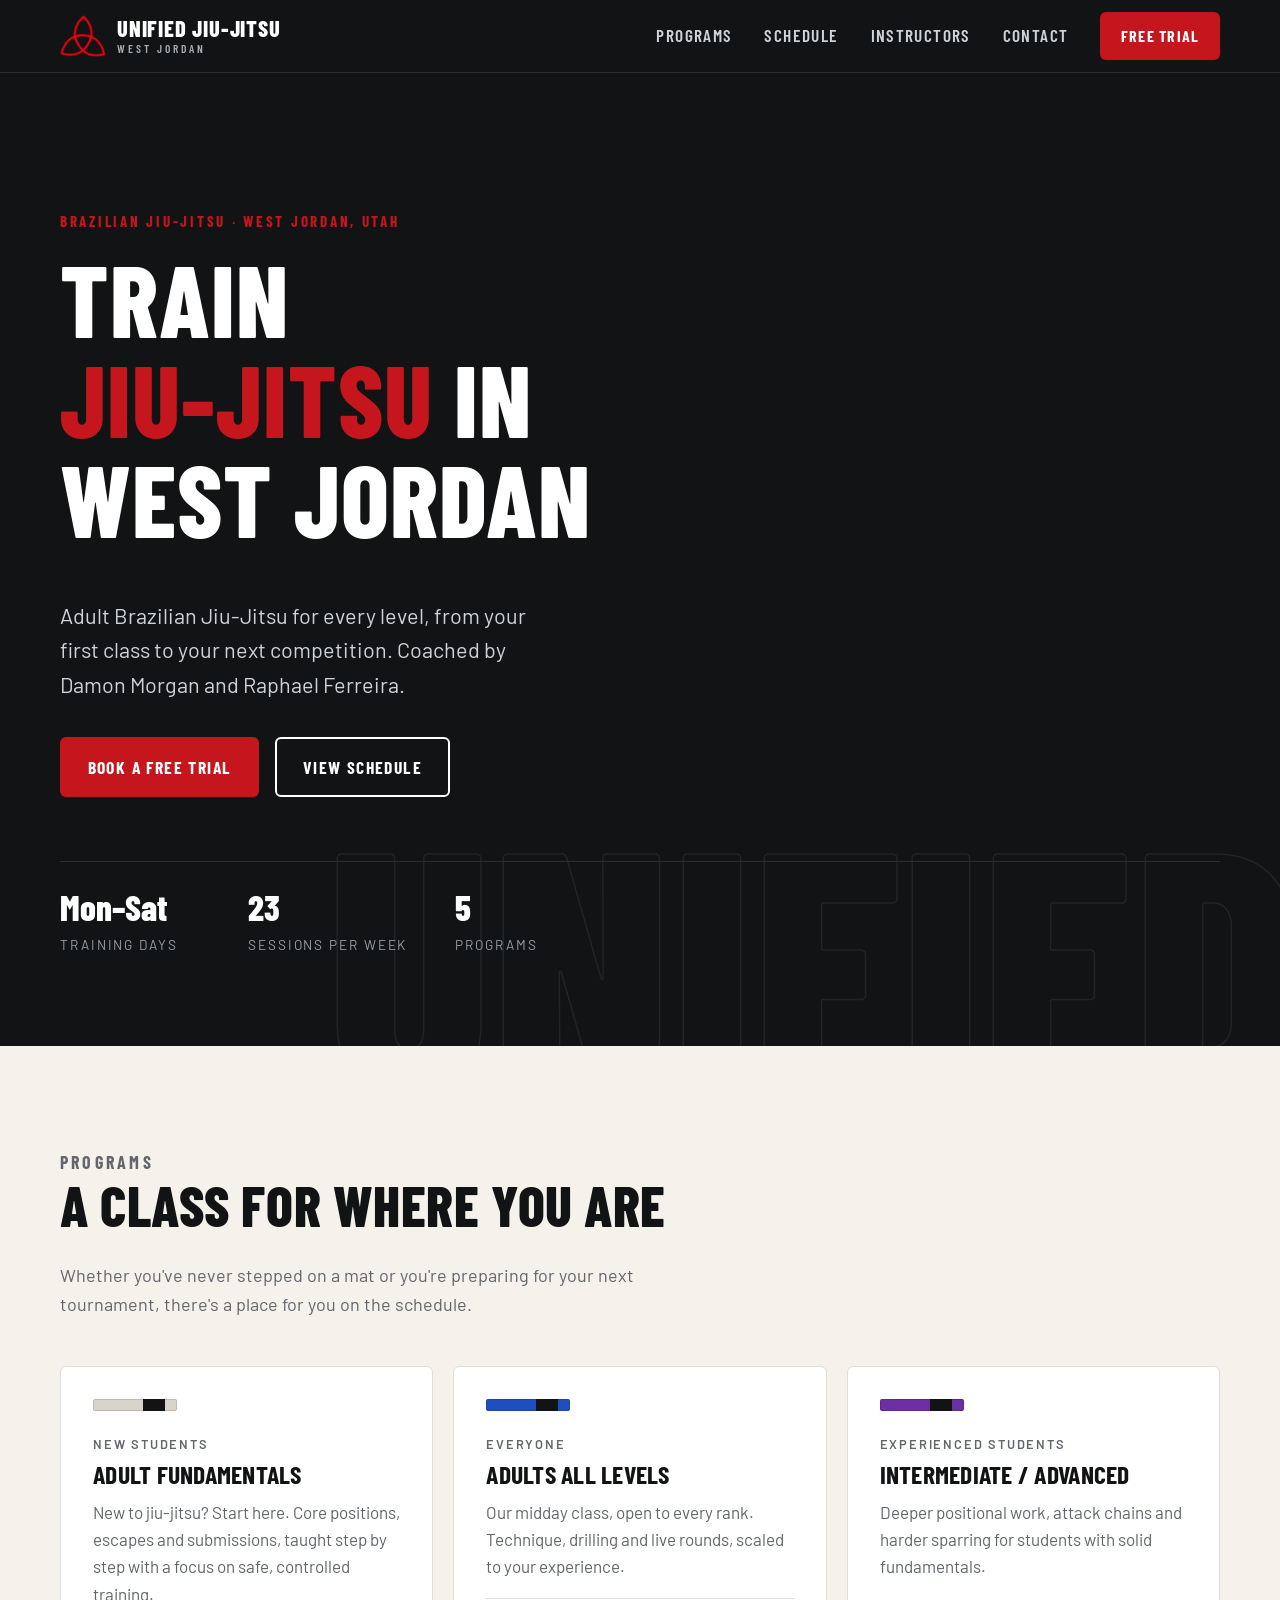
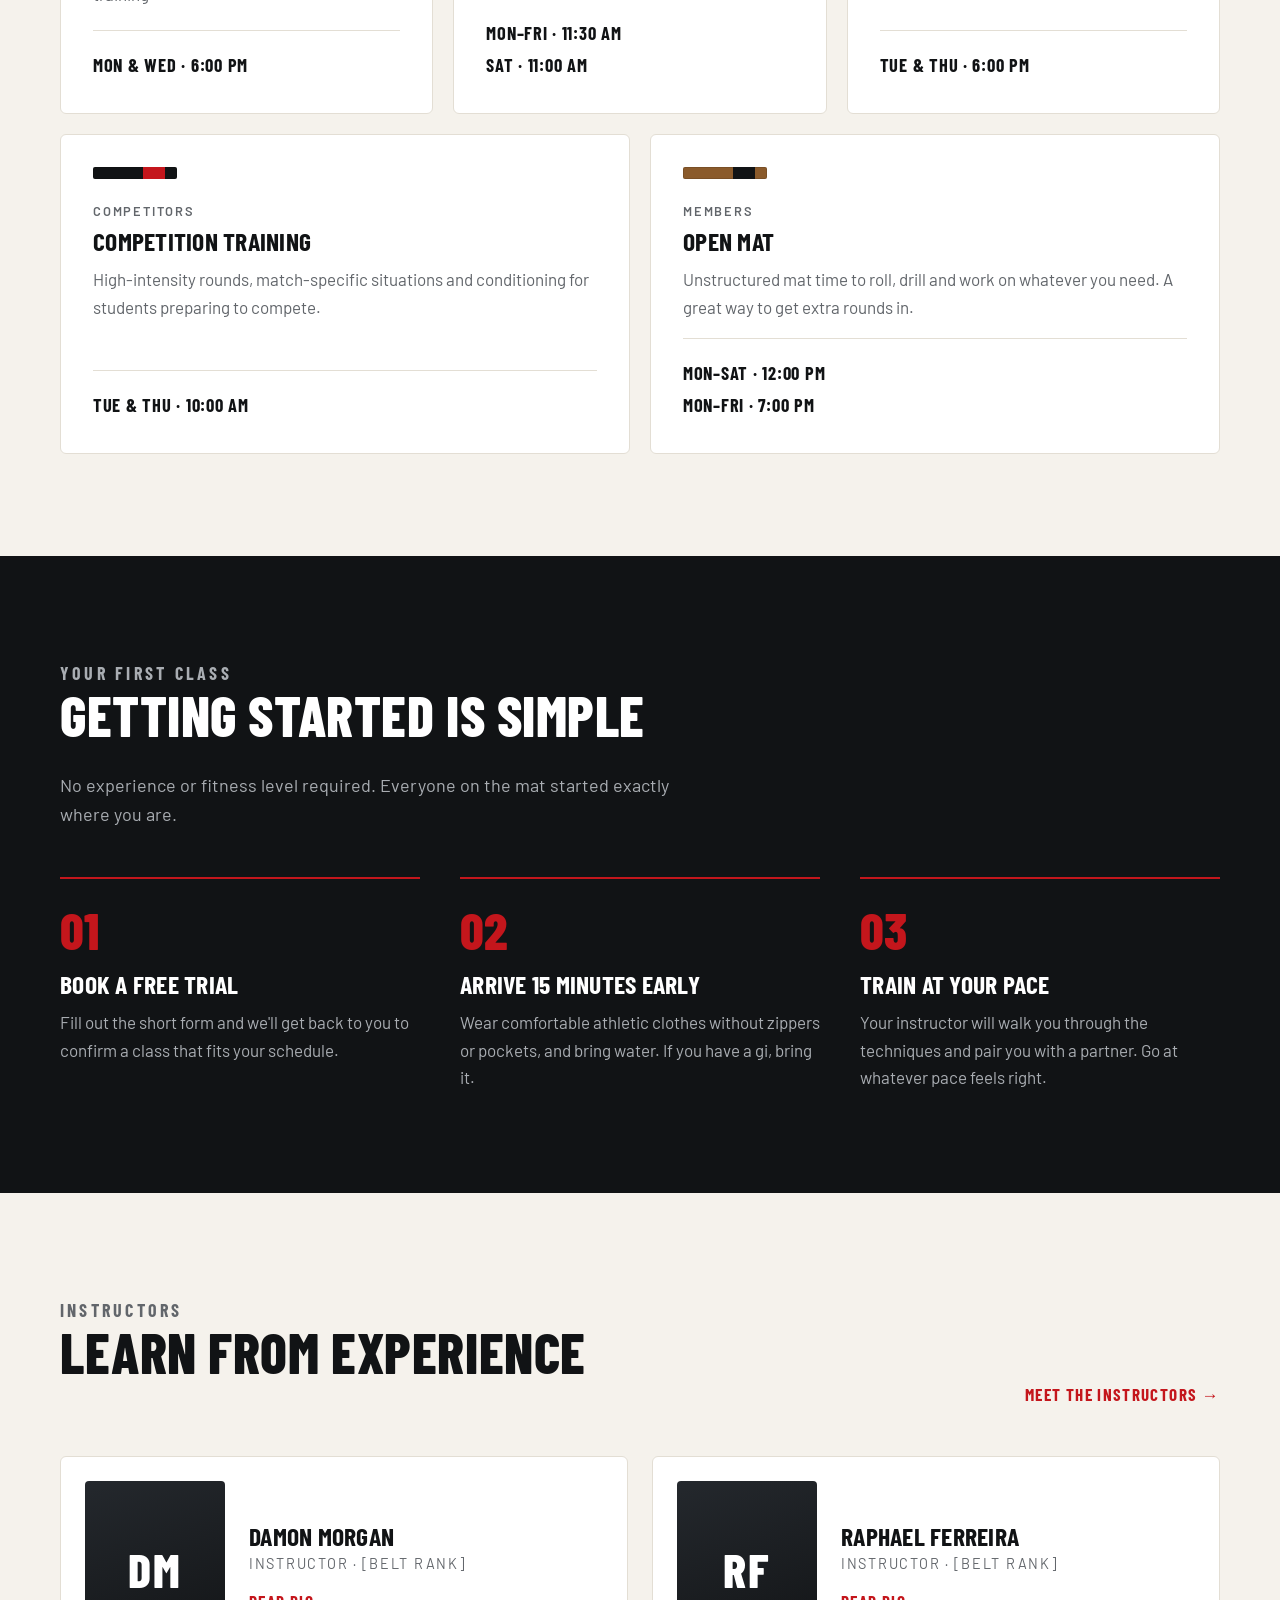
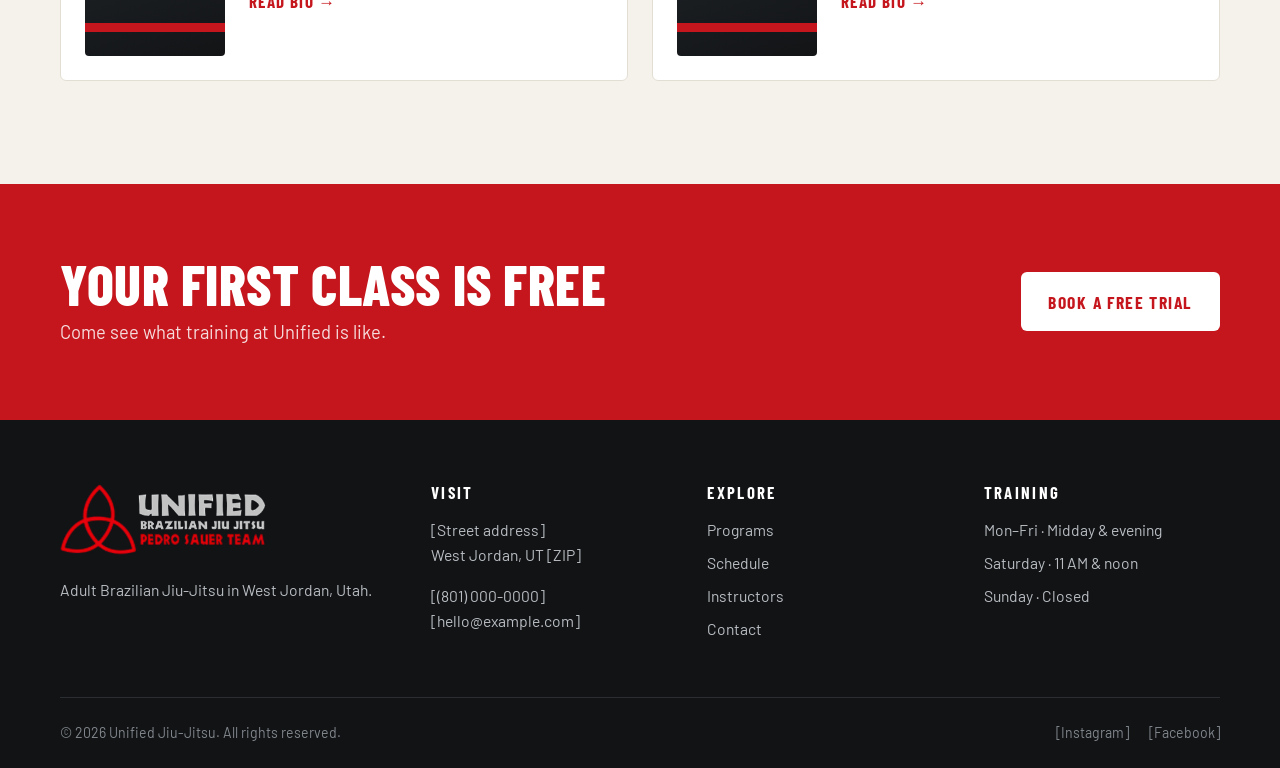
<file: index.html>
<!DOCTYPE html>
<html lang="en">
<head>
  <meta charset="UTF-8">
  <meta name="viewport" content="width=device-width, initial-scale=1">
  <title>Unified Jiu-Jitsu | Brazilian Jiu-Jitsu in West Jordan, Utah</title>
  <meta name="description" content="Adult Brazilian Jiu-Jitsu in West Jordan, Utah. Fundamentals, all-levels, advanced and competition classes plus open mats six days a week. Book a free trial class.">
  <link rel="canonical" href="https://www.example.com/">

  <!-- Social sharing preview -->
  <meta property="og:type" content="website">
  <meta property="og:title" content="Unified Jiu-Jitsu | West Jordan, Utah">
  <meta property="og:description" content="Adult Brazilian Jiu-Jitsu for every level. Book a free trial class.">
  <meta property="og:url" content="https://www.example.com/">
  <meta property="og:image" content="https://www.example.com/images/og-image.jpg">

  <link rel="icon" href="favicon.png" type="image/png">
  <link rel="preconnect" href="https://fonts.googleapis.com">
  <link rel="preconnect" href="https://fonts.gstatic.com" crossorigin>
  <link href="https://fonts.googleapis.com/css2?family=Barlow:wght@400;500;600&family=Barlow+Condensed:wght@600;700;800&display=swap" rel="stylesheet">
  <link rel="stylesheet" href="styles.css">

  <!-- Local business info for Google. Replace the bracketed values. -->
  <script type="application/ld+json">
  {
    "@context": "https://schema.org",
    "@type": "SportsActivityLocation",
    "name": "Unified Jiu-Jitsu",
    "description": "Adult Brazilian Jiu-Jitsu gym in West Jordan, Utah.",
    "url": "https://www.example.com/",
    "telephone": "[+1-801-000-0000]",
    "address": {
      "@type": "PostalAddress",
      "streetAddress": "[Street address]",
      "addressLocality": "West Jordan",
      "addressRegion": "UT",
      "postalCode": "[ZIP]",
      "addressCountry": "US"
    },
    "sameAs": ["[https://www.instagram.com/yourhandle]"]
  }
  </script>
</head>
<body>
  <a class="skip-link" href="#main">Skip to content</a>

  <header class="site-header">
    <nav class="nav container" aria-label="Main">
      <a class="brand" href="index.html" aria-label="Unified Jiu-Jitsu home">
        <img class="brand-mark" src="images/logo-icon.png" alt="" width="127" height="117">
        <span class="brand-text">Unified Jiu-Jitsu<small>West Jordan</small></span>
      </a>
      <button class="nav-toggle" aria-expanded="false" aria-controls="nav-links"><span class="sr-only">Menu</span><span class="bars"></span></button>
      <ul class="nav-links" id="nav-links">
        <li><a href="index.html#programs">Programs</a></li>
        <li><a href="schedule.html">Schedule</a></li>
        <li><a href="instructors.html">Instructors</a></li>
        <li><a href="contact.html">Contact</a></li>
        <li><a class="btn btn-primary" href="contact.html#trial">Free Trial</a></li>
      </ul>
    </nav>
  </header>

  <main id="main">
    <!-- HERO — to add a photo: <section class="hero" style="--hero-img: url('images/hero.jpg')"> -->
    <section class="hero">
      <div class="hero-word" aria-hidden="true">UNIFIED</div>
      <div class="container">
        <p class="eyebrow">Brazilian Jiu-Jitsu · West Jordan, Utah</p>
        <h1>Train <span>Jiu&#8209;Jitsu</span> in West Jordan</h1>
        <p class="lead">Adult Brazilian Jiu-Jitsu for every level, from your first class to your next competition. Coached by Damon Morgan and Raphael Ferreira.</p>
        <div class="hero-actions">
          <a class="btn btn-primary" href="contact.html#trial">Book a Free Trial</a>
          <a class="btn btn-ghost" href="schedule.html">View Schedule</a>
        </div>
        <div class="hero-meta">
          <div><strong>Mon–Sat</strong><span>Training days</span></div>
          <div><strong>23</strong><span>Sessions per week</span></div>
          <div><strong>5</strong><span>Programs</span></div>
        </div>
      </div>
    </section>

    <!-- PROGRAMS -->
    <section class="section" id="programs">
      <div class="container">
        <div class="section-head">
          <p class="eyebrow">Programs</p>
          <h2>A class for where you are</h2>
          <p>Whether you've never stepped on a mat or you're preparing for your next tournament, there's a place for you on the schedule.</p>
        </div>

        <div class="programs-grid">
          <article class="card" data-program="fundamentals">
            <div class="belt" aria-hidden="true"></div>
            <p class="card-level">New students</p>
            <h3>Adult Fundamentals</h3>
            <p>New to jiu-jitsu? Start here. Core positions, escapes and submissions, taught step by step with a focus on safe, controlled training.</p>
            <ul class="times"><li>Mon &amp; Wed · 6:00 PM</li></ul>
          </article>

          <article class="card" data-program="all-levels">
            <div class="belt" aria-hidden="true"></div>
            <p class="card-level">Everyone</p>
            <h3>Adults All Levels</h3>
            <p>Our midday class, open to every rank. Technique, drilling and live rounds, scaled to your experience.</p>
            <ul class="times"><li>Mon–Fri · 11:30 AM</li><li>Sat · 11:00 AM</li></ul>
          </article>

          <article class="card" data-program="advanced">
            <div class="belt" aria-hidden="true"></div>
            <p class="card-level">Experienced students</p>
            <h3>Intermediate / Advanced</h3>
            <p>Deeper positional work, attack chains and harder sparring for students with solid fundamentals.</p>
            <ul class="times"><li>Tue &amp; Thu · 6:00 PM</li></ul>
          </article>

          <article class="card" data-program="competition">
            <div class="belt" aria-hidden="true"></div>
            <p class="card-level">Competitors</p>
            <h3>Competition Training</h3>
            <p>High-intensity rounds, match-specific situations and conditioning for students preparing to compete.</p>
            <ul class="times"><li>Tue &amp; Thu · 10:00 AM</li></ul>
          </article>

          <article class="card" data-program="open-mat">
            <div class="belt" aria-hidden="true"></div>
            <p class="card-level">Members</p>
            <h3>Open Mat</h3>
            <p>Unstructured mat time to roll, drill and work on whatever you need. A great way to get extra rounds in.</p>
            <ul class="times"><li>Mon–Sat · 12:00 PM</li><li>Mon–Fri · 7:00 PM</li></ul>
          </article>
        </div>
      </div>
    </section>

    <!-- FIRST VISIT -->
    <section class="section section-dark">
      <div class="container">
        <div class="section-head">
          <p class="eyebrow">Your first class</p>
          <h2>Getting started is simple</h2>
          <p>No experience or fitness level required. Everyone on the mat started exactly where you are.</p>
        </div>
        <ol class="steps">
          <li>
            <h3>Book a free trial</h3>
            <p>Fill out the short form and we'll get back to you to confirm a class that fits your schedule.</p>
          </li>
          <li>
            <h3>Arrive 15 minutes early</h3>
            <p>Wear comfortable athletic clothes without zippers or pockets, and bring water. If you have a gi, bring it.</p>
          </li>
          <li>
            <h3>Train at your pace</h3>
            <p>Your instructor will walk you through the techniques and pair you with a partner. Go at whatever pace feels right.</p>
          </li>
        </ol>
      </div>
    </section>

    <!-- INSTRUCTORS -->
    <section class="section">
      <div class="container">
        <div class="section-head split">
          <div>
            <p class="eyebrow">Instructors</p>
            <h2>Learn from experience</h2>
          </div>
          <a class="text-link" href="instructors.html">Meet the instructors →</a>
        </div>
        <div class="coach-grid">
          <article class="coach">
            <div class="portrait" aria-hidden="true">DM</div>
            <div>
              <h3>Damon Morgan</h3>
              <p class="role">Instructor · [Belt rank]</p>
              <a class="text-link" href="instructors.html#damon">Read bio →</a>
            </div>
          </article>
          <article class="coach">
            <div class="portrait" aria-hidden="true">RF</div>
            <div>
              <h3>Raphael Ferreira</h3>
              <p class="role">Instructor · [Belt rank]</p>
              <a class="text-link" href="instructors.html#raphael">Read bio →</a>
            </div>
          </article>
        </div>
      </div>
    </section>

    <!-- CTA -->
    <section class="cta-band">
      <div class="container">
        <div>
          <h2>Your first class is free</h2>
          <p>Come see what training at Unified is like.</p>
        </div>
        <a class="btn" href="contact.html#trial">Book a Free Trial</a>
      </div>
    </section>
  </main>

  <footer class="site-footer">
    <div class="container footer-grid">
      <div>
        <a class="footer-logo" href="index.html"><img src="images/logo-full-light.png" alt="Unified Brazilian Jiu Jitsu, Pedro Sauer Team" width="345" height="117"></a>
        <p>Adult Brazilian Jiu-Jitsu in West Jordan, Utah.</p>
      </div>
      <div>
        <h4>Visit</h4>
        <address>[Street address]<br>West Jordan, UT [ZIP]</address>
        <p><a href="tel:+18010000000">[(801) 000-0000]</a><br><a href="mailto:hello@example.com">[hello@example.com]</a></p>
      </div>
      <div>
        <h4>Explore</h4>
        <ul>
          <li><a href="index.html#programs">Programs</a></li>
          <li><a href="schedule.html">Schedule</a></li>
          <li><a href="instructors.html">Instructors</a></li>
          <li><a href="contact.html">Contact</a></li>
        </ul>
      </div>
      <div>
        <h4>Training</h4>
        <ul>
          <li>Mon–Fri · Midday &amp; evening</li>
          <li>Saturday · 11 AM &amp; noon</li>
          <li>Sunday · Closed</li>
        </ul>
      </div>
    </div>
    <div class="container footer-bottom">
      <p>© <span data-year>2026</span> Unified Jiu-Jitsu. All rights reserved.</p>
      <p class="social"><a href="#">[Instagram]</a><a href="#">[Facebook]</a></p>
    </div>
  </footer>

  <script src="main.js" defer></script>
</body>
</html>
</file>
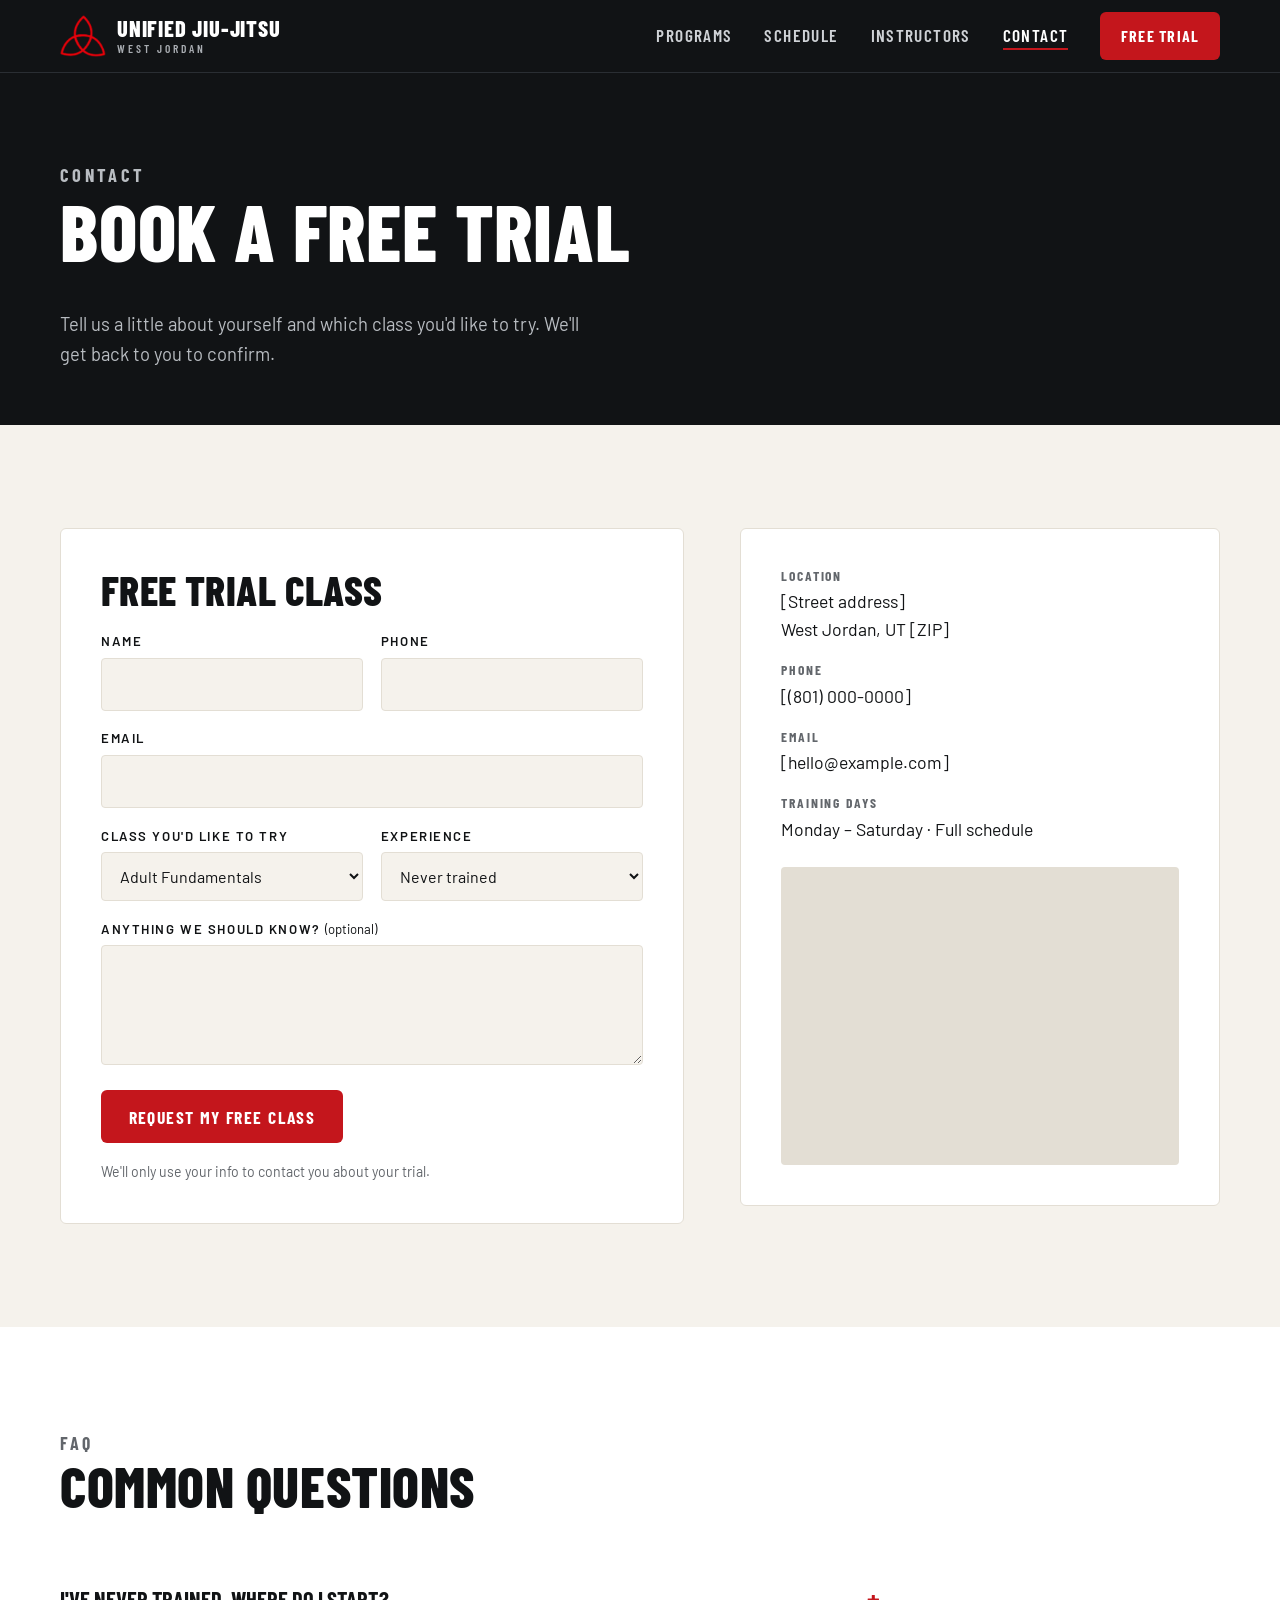
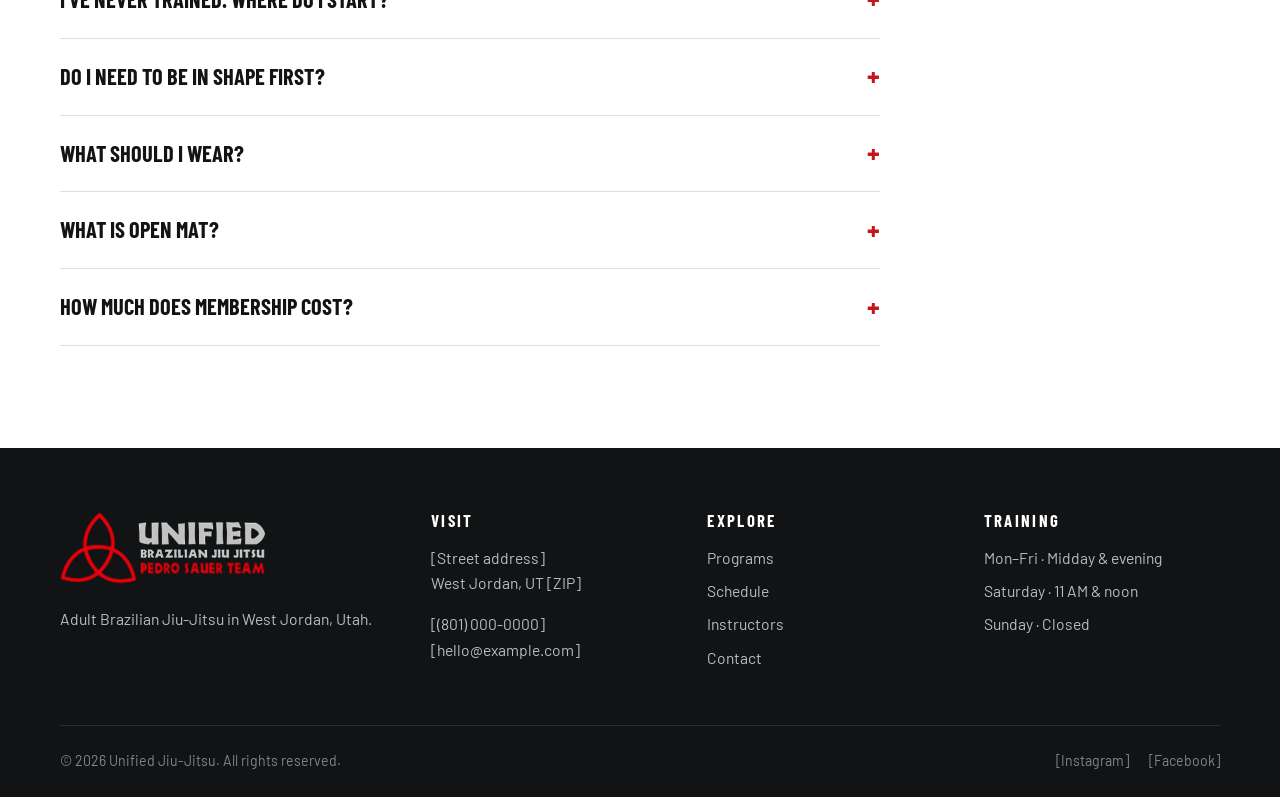
<file: contact.html>
<!DOCTYPE html>
<html lang="en">
<head>
  <meta charset="UTF-8">
  <meta name="viewport" content="width=device-width, initial-scale=1">
  <title>Free Trial &amp; Contact | Unified Jiu-Jitsu West Jordan</title>
  <meta name="description" content="Book a free Brazilian Jiu-Jitsu trial class at Unified Jiu-Jitsu in West Jordan, Utah.">
  <link rel="canonical" href="https://www.example.com/contact.html">

  <!-- Social sharing preview -->
  <meta property="og:type" content="website">
  <meta property="og:title" content="Free Trial &amp; Contact | Unified Jiu-Jitsu West Jordan">
  <meta property="og:description" content="Adult Brazilian Jiu-Jitsu for every level. Book a free trial class.">
  <meta property="og:url" content="https://www.example.com/contact.html">
  <meta property="og:image" content="https://www.example.com/images/og-image.jpg">

  <link rel="icon" href="favicon.png" type="image/png">
  <link rel="preconnect" href="https://fonts.googleapis.com">
  <link rel="preconnect" href="https://fonts.gstatic.com" crossorigin>
  <link href="https://fonts.googleapis.com/css2?family=Barlow:wght@400;500;600&family=Barlow+Condensed:wght@600;700;800&display=swap" rel="stylesheet">
  <link rel="stylesheet" href="styles.css">

</head>
<body>
  <a class="skip-link" href="#main">Skip to content</a>

  <header class="site-header">
    <nav class="nav container" aria-label="Main">
      <a class="brand" href="index.html" aria-label="Unified Jiu-Jitsu home">
        <img class="brand-mark" src="images/logo-icon.png" alt="" width="127" height="117">
        <span class="brand-text">Unified Jiu-Jitsu<small>West Jordan</small></span>
      </a>
      <button class="nav-toggle" aria-expanded="false" aria-controls="nav-links"><span class="sr-only">Menu</span><span class="bars"></span></button>
      <ul class="nav-links" id="nav-links">
        <li><a href="index.html#programs">Programs</a></li>
        <li><a href="schedule.html">Schedule</a></li>
        <li><a href="instructors.html">Instructors</a></li>
        <li><a href="contact.html" aria-current="page">Contact</a></li>
        <li><a class="btn btn-primary" href="contact.html#trial">Free Trial</a></li>
      </ul>
    </nav>
  </header>

  <main id="main">
    <section class="page-hero">
      <div class="container">
        <p class="eyebrow">Contact</p>
        <h1>Book a Free Trial</h1>
        <p>Tell us a little about yourself and which class you'd like to try. We'll get back to you to confirm.</p>
      </div>
    </section>

    <section class="section">
      <div class="container contact-grid">
        <div class="panel" id="trial">
          <h2>Free trial class</h2>
          <!-- Works on Netlify with no backend. On other hosts, point "action" at Formspree or similar. -->
          <form class="form" name="free-trial" method="POST" action="thanks.html" data-netlify="true" netlify-honeypot="bot-field">
            <input type="hidden" name="form-name" value="free-trial">
            <p hidden><label>Leave this empty: <input name="bot-field"></label></p>

            <div class="field">
              <label for="name">Name</label>
              <input id="name" name="name" type="text" autocomplete="name" required>
            </div>
            <div class="field">
              <label for="phone">Phone</label>
              <input id="phone" name="phone" type="tel" autocomplete="tel" required>
            </div>
            <div class="field full">
              <label for="email">Email</label>
              <input id="email" name="email" type="email" autocomplete="email" required>
            </div>
            <div class="field">
              <label for="program">Class you'd like to try</label>
              <select id="program" name="program">
                <option value="fundamentals">Adult Fundamentals</option>
                <option value="all-levels">Adults All Levels</option>
                <option value="advanced">Intermediate / Advanced</option>
                <option value="competition">Competition</option>
                <option value="not-sure">Not sure yet</option>
              </select>
            </div>
            <div class="field">
              <label for="experience">Experience</label>
              <select id="experience" name="experience">
                <option>Never trained</option>
                <option>Less than 1 year</option>
                <option>1–3 years</option>
                <option>3+ years</option>
              </select>
            </div>
            <div class="field full">
              <label for="message">Anything we should know? <span style="text-transform:none;letter-spacing:0;font-weight:400">(optional)</span></label>
              <textarea id="message" name="message"></textarea>
            </div>
            <button class="btn btn-primary" type="submit">Request my free class</button>
            <p class="form-note full">We'll only use your info to contact you about your trial.</p>
          </form>
        </div>

        <aside class="panel">
          <ul class="info-list">
            <li>
              <h4>Location</h4>
              <address>[Street address]<br>West Jordan, UT [ZIP]</address>
            </li>
            <li>
              <h4>Phone</h4>
              <p><a href="tel:+18010000000">[(801) 000-0000]</a></p>
            </li>
            <li>
              <h4>Email</h4>
              <p><a href="mailto:hello@example.com">[hello@example.com]</a></p>
            </li>
            <li>
              <h4>Training days</h4>
              <p>Monday – Saturday · <a href="schedule.html">Full schedule</a></p>
            </li>
          </ul>
          <!-- Replace "West+Jordan,+UT" with your full street address -->
          <iframe class="map" title="Map to Unified Jiu-Jitsu" loading="lazy" referrerpolicy="no-referrer-when-downgrade"
            src="https://maps.google.com/maps?q=West+Jordan,+UT&amp;z=13&amp;output=embed"></iframe>
        </aside>
      </div>
    </section>

    <section class="section section-paper">
      <div class="container">
        <div class="section-head">
          <p class="eyebrow">FAQ</p>
          <h2>Common questions</h2>
        </div>
        <div class="faq">
          <details>
            <summary>I've never trained. Where do I start?</summary>
            <p>Adult Fundamentals (Monday and Wednesday at 6:00 PM) is built for new students. The midday All Levels class is also beginner-friendly.</p>
          </details>
          <details>
            <summary>Do I need to be in shape first?</summary>
            <p>No. Jiu-jitsu is how a lot of our students got in shape. You'll train at your own pace, and you can sit out any round.</p>
          </details>
          <details>
            <summary>What should I wear?</summary>
            <p>Comfortable athletic clothes without zippers, buttons or pockets, like a rash guard or T-shirt and athletic shorts. If you have a gi, bring it. Bring water and flip-flops for walking off the mat.</p>
          </details>
          <details>
            <summary>What is open mat?</summary>
            <p>Open mat is unstructured training time. There's no class; students use it to roll, drill techniques and work on their game.</p>
          </details>
          <details>
            <summary>How much does membership cost?</summary>
            <p>[Add your pricing here, or: "Ask us after your free class and we'll find the plan that fits your schedule."]</p>
          </details>
        </div>
      </div>
    </section>
  </main>

  <footer class="site-footer">
    <div class="container footer-grid">
      <div>
        <a class="footer-logo" href="index.html"><img src="images/logo-full-light.png" alt="Unified Brazilian Jiu Jitsu, Pedro Sauer Team" width="345" height="117"></a>
        <p>Adult Brazilian Jiu-Jitsu in West Jordan, Utah.</p>
      </div>
      <div>
        <h4>Visit</h4>
        <address>[Street address]<br>West Jordan, UT [ZIP]</address>
        <p><a href="tel:+18010000000">[(801) 000-0000]</a><br><a href="mailto:hello@example.com">[hello@example.com]</a></p>
      </div>
      <div>
        <h4>Explore</h4>
        <ul>
          <li><a href="index.html#programs">Programs</a></li>
          <li><a href="schedule.html">Schedule</a></li>
          <li><a href="instructors.html">Instructors</a></li>
          <li><a href="contact.html">Contact</a></li>
        </ul>
      </div>
      <div>
        <h4>Training</h4>
        <ul>
          <li>Mon–Fri · Midday &amp; evening</li>
          <li>Saturday · 11 AM &amp; noon</li>
          <li>Sunday · Closed</li>
        </ul>
      </div>
    </div>
    <div class="container footer-bottom">
      <p>© <span data-year>2026</span> Unified Jiu-Jitsu. All rights reserved.</p>
      <p class="social"><a href="#">[Instagram]</a><a href="#">[Facebook]</a></p>
    </div>
  </footer>

  <script src="main.js" defer></script>
</body>
</html>
</file>
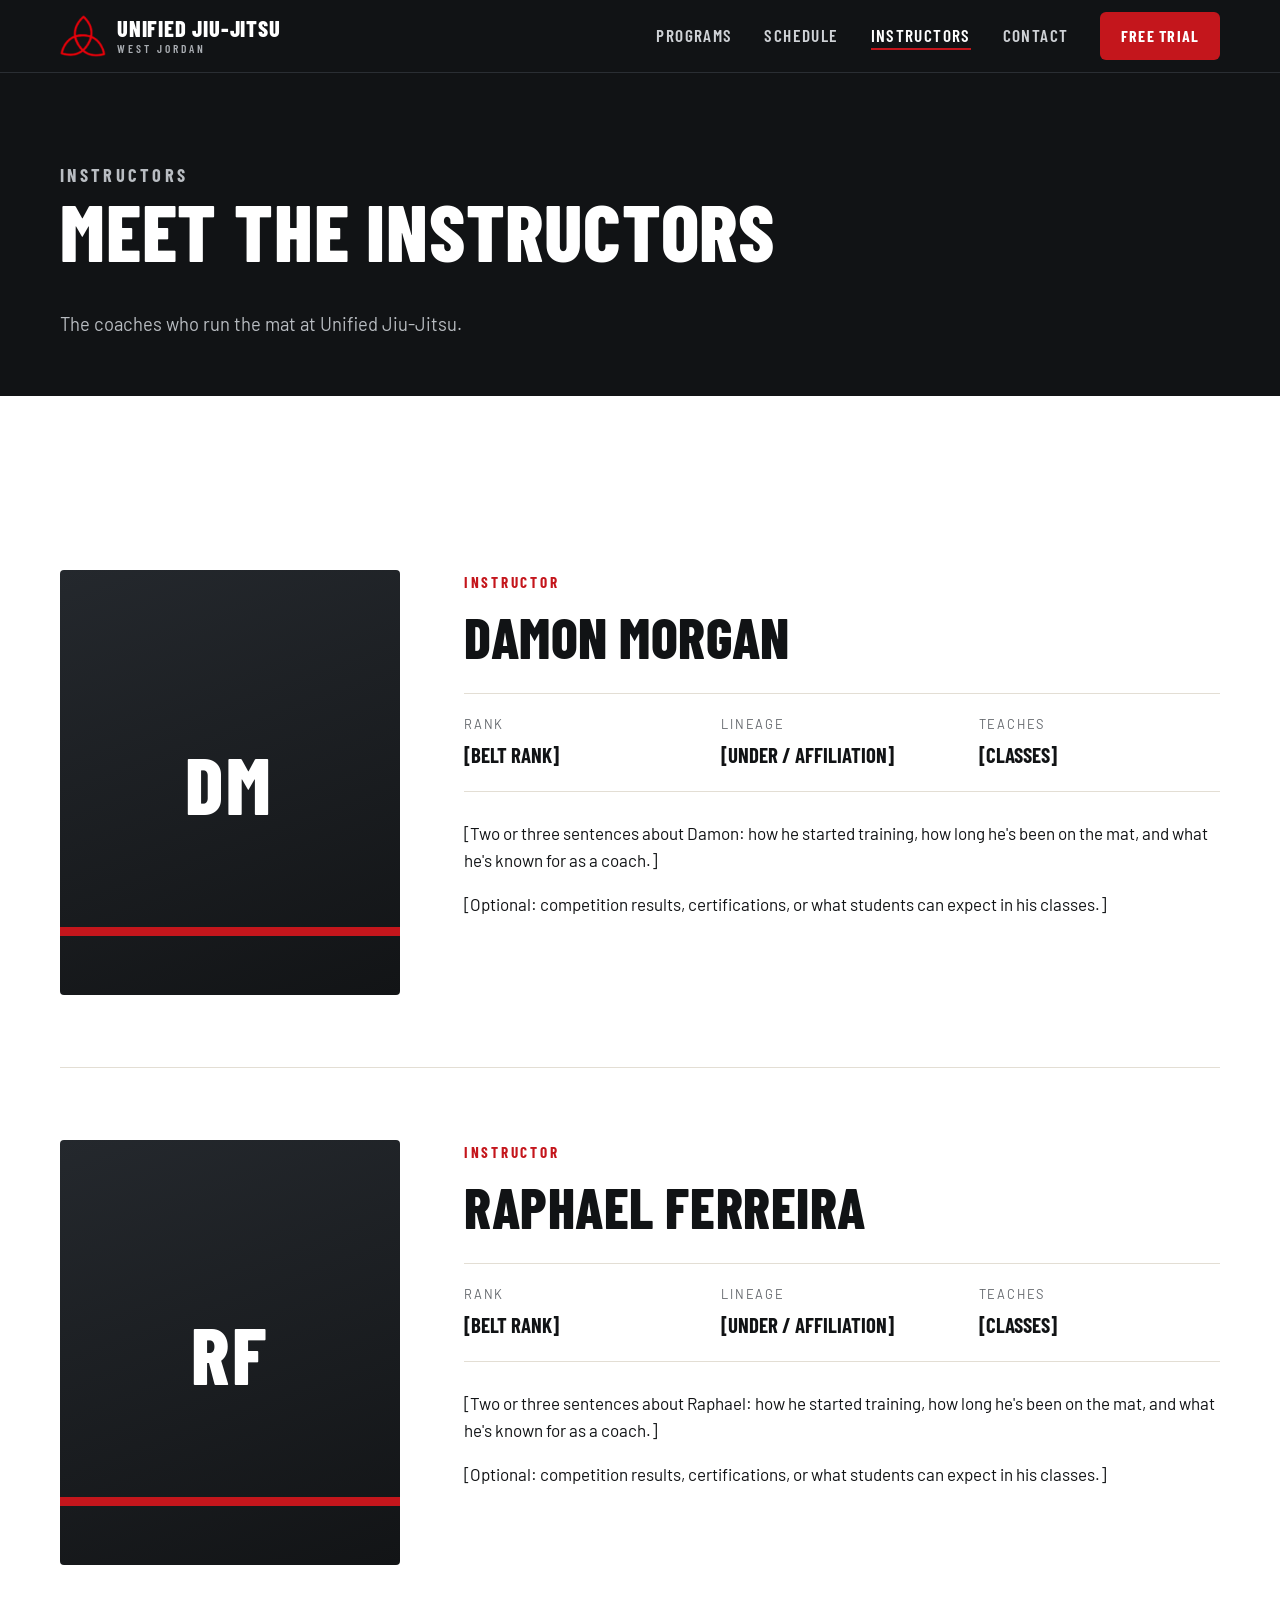
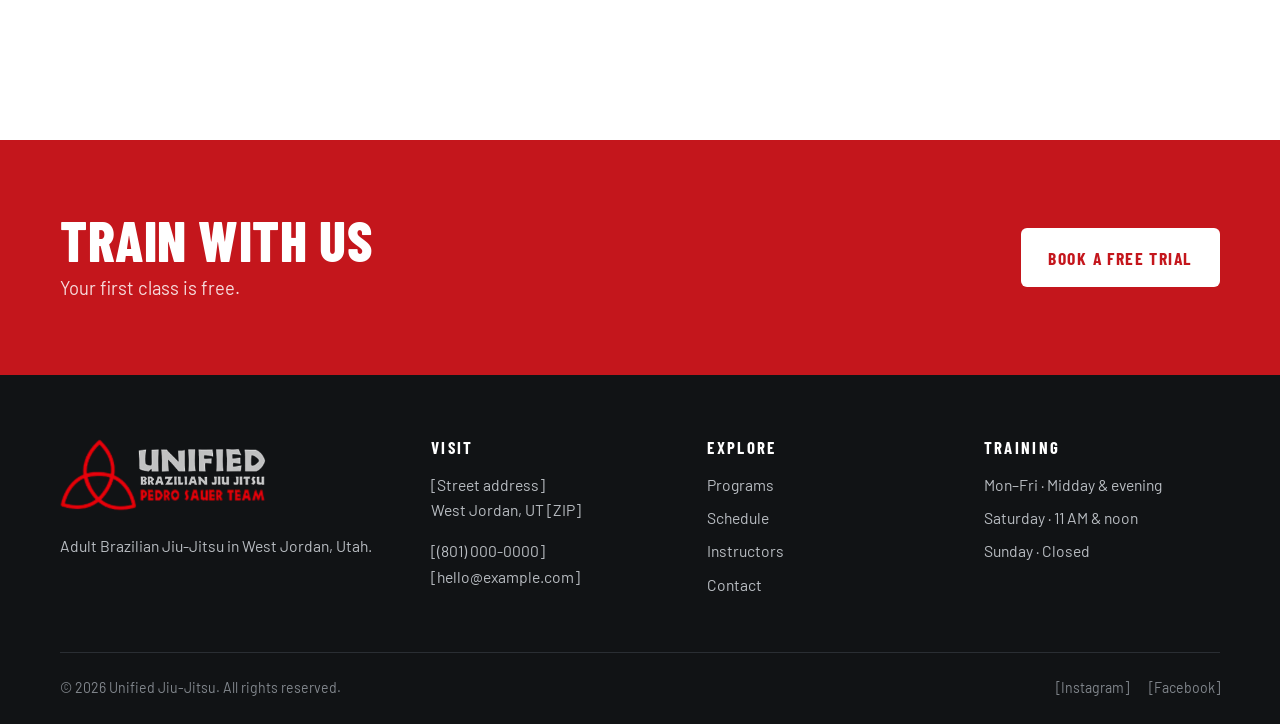
<file: instructors.html>
<!DOCTYPE html>
<html lang="en">
<head>
  <meta charset="UTF-8">
  <meta name="viewport" content="width=device-width, initial-scale=1">
  <title>Instructors | Unified Jiu-Jitsu West Jordan</title>
  <meta name="description" content="Meet Damon Morgan and Raphael Ferreira, instructors at Unified Jiu-Jitsu in West Jordan, Utah.">
  <link rel="canonical" href="https://www.example.com/instructors.html">

  <!-- Social sharing preview -->
  <meta property="og:type" content="website">
  <meta property="og:title" content="Instructors | Unified Jiu-Jitsu West Jordan">
  <meta property="og:description" content="Adult Brazilian Jiu-Jitsu for every level. Book a free trial class.">
  <meta property="og:url" content="https://www.example.com/instructors.html">
  <meta property="og:image" content="https://www.example.com/images/og-image.jpg">

  <link rel="icon" href="favicon.png" type="image/png">
  <link rel="preconnect" href="https://fonts.googleapis.com">
  <link rel="preconnect" href="https://fonts.gstatic.com" crossorigin>
  <link href="https://fonts.googleapis.com/css2?family=Barlow:wght@400;500;600&family=Barlow+Condensed:wght@600;700;800&display=swap" rel="stylesheet">
  <link rel="stylesheet" href="styles.css">

</head>
<body>
  <a class="skip-link" href="#main">Skip to content</a>

  <header class="site-header">
    <nav class="nav container" aria-label="Main">
      <a class="brand" href="index.html" aria-label="Unified Jiu-Jitsu home">
        <img class="brand-mark" src="images/logo-icon.png" alt="" width="127" height="117">
        <span class="brand-text">Unified Jiu-Jitsu<small>West Jordan</small></span>
      </a>
      <button class="nav-toggle" aria-expanded="false" aria-controls="nav-links"><span class="sr-only">Menu</span><span class="bars"></span></button>
      <ul class="nav-links" id="nav-links">
        <li><a href="index.html#programs">Programs</a></li>
        <li><a href="schedule.html">Schedule</a></li>
        <li><a href="instructors.html" aria-current="page">Instructors</a></li>
        <li><a href="contact.html">Contact</a></li>
        <li><a class="btn btn-primary" href="contact.html#trial">Free Trial</a></li>
      </ul>
    </nav>
  </header>

  <main id="main">
    <section class="page-hero">
      <div class="container">
        <p class="eyebrow">Instructors</p>
        <h1>Meet the Instructors</h1>
        <p>The coaches who run the mat at Unified Jiu-Jitsu.</p>
      </div>
    </section>

    <section class="section section-paper">
      <div class="container">
        <!-- To add a photo, put <img src="images/damon.jpg" alt="Damon Morgan"> inside .portrait and remove the initials -->
        <article class="profile" id="damon">
          <div class="portrait" aria-hidden="true">DM</div>
          <div>
            <p class="eyebrow">Instructor</p>
            <h2>Damon Morgan</h2>
            <dl class="profile-facts">
              <div><dt>Rank</dt><dd>[Belt rank]</dd></div>
              <div><dt>Lineage</dt><dd>[Under / affiliation]</dd></div>
              <div><dt>Teaches</dt><dd>[Classes]</dd></div>
            </dl>
            <p>[Two or three sentences about Damon: how he started training, how long he's been on the mat, and what he's known for as a coach.]</p>
            <p>[Optional: competition results, certifications, or what students can expect in his classes.]</p>
          </div>
        </article>

        <article class="profile" id="raphael">
          <div class="portrait" aria-hidden="true">RF</div>
          <div>
            <p class="eyebrow">Instructor</p>
            <h2>Raphael Ferreira</h2>
            <dl class="profile-facts">
              <div><dt>Rank</dt><dd>[Belt rank]</dd></div>
              <div><dt>Lineage</dt><dd>[Under / affiliation]</dd></div>
              <div><dt>Teaches</dt><dd>[Classes]</dd></div>
            </dl>
            <p>[Two or three sentences about Raphael: how he started training, how long he's been on the mat, and what he's known for as a coach.]</p>
            <p>[Optional: competition results, certifications, or what students can expect in his classes.]</p>
          </div>
        </article>
      </div>
    </section>

    <section class="cta-band">
      <div class="container">
        <div>
          <h2>Train with us</h2>
          <p>Your first class is free.</p>
        </div>
        <a class="btn" href="contact.html#trial">Book a Free Trial</a>
      </div>
    </section>
  </main>

  <footer class="site-footer">
    <div class="container footer-grid">
      <div>
        <a class="footer-logo" href="index.html"><img src="images/logo-full-light.png" alt="Unified Brazilian Jiu Jitsu, Pedro Sauer Team" width="345" height="117"></a>
        <p>Adult Brazilian Jiu-Jitsu in West Jordan, Utah.</p>
      </div>
      <div>
        <h4>Visit</h4>
        <address>[Street address]<br>West Jordan, UT [ZIP]</address>
        <p><a href="tel:+18010000000">[(801) 000-0000]</a><br><a href="mailto:hello@example.com">[hello@example.com]</a></p>
      </div>
      <div>
        <h4>Explore</h4>
        <ul>
          <li><a href="index.html#programs">Programs</a></li>
          <li><a href="schedule.html">Schedule</a></li>
          <li><a href="instructors.html">Instructors</a></li>
          <li><a href="contact.html">Contact</a></li>
        </ul>
      </div>
      <div>
        <h4>Training</h4>
        <ul>
          <li>Mon–Fri · Midday &amp; evening</li>
          <li>Saturday · 11 AM &amp; noon</li>
          <li>Sunday · Closed</li>
        </ul>
      </div>
    </div>
    <div class="container footer-bottom">
      <p>© <span data-year>2026</span> Unified Jiu-Jitsu. All rights reserved.</p>
      <p class="social"><a href="#">[Instagram]</a><a href="#">[Facebook]</a></p>
    </div>
  </footer>

  <script src="main.js" defer></script>
</body>
</html>
</file>
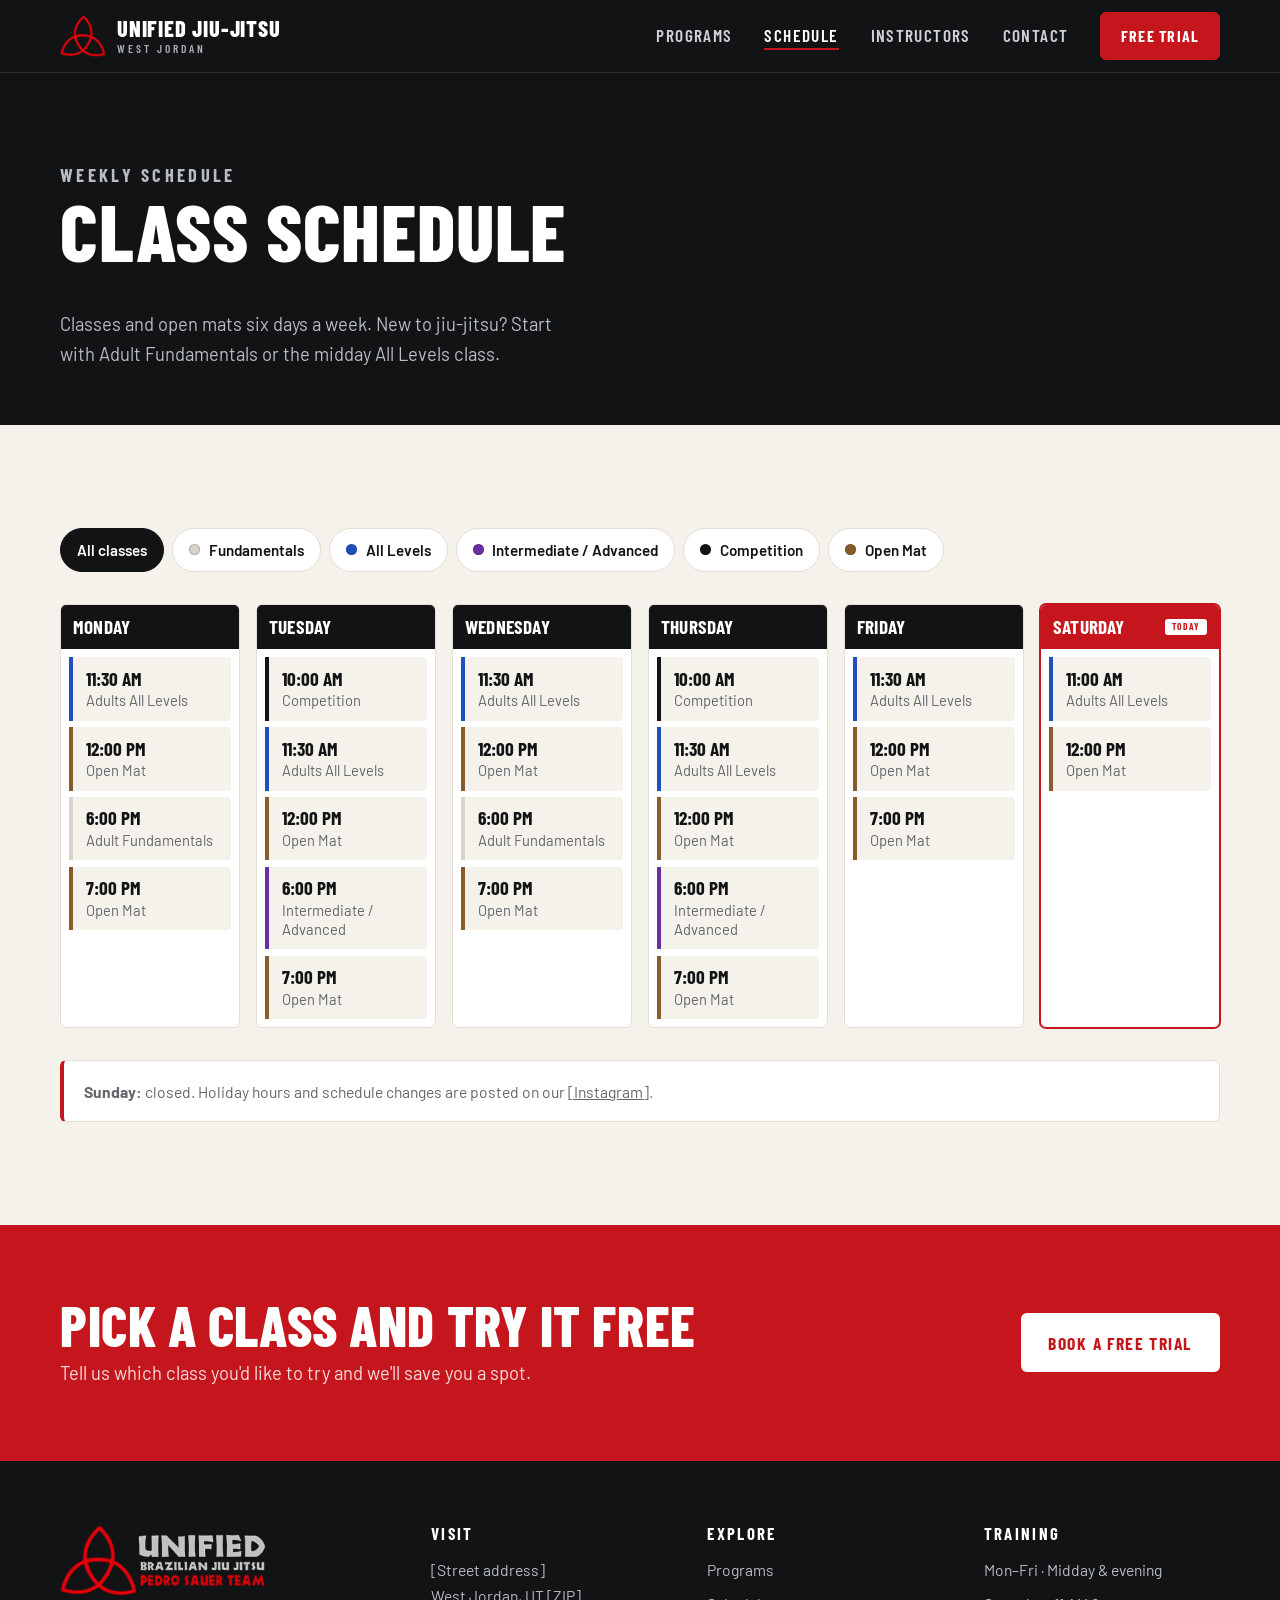
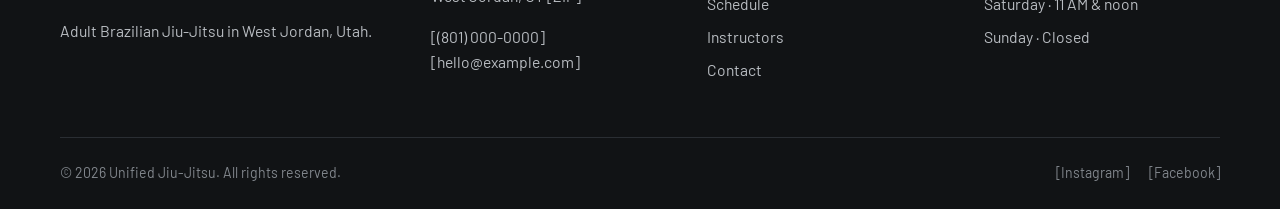
<file: schedule.html>
<!DOCTYPE html>
<html lang="en">
<head>
  <meta charset="UTF-8">
  <meta name="viewport" content="width=device-width, initial-scale=1">
  <title>Class Schedule | Unified Jiu-Jitsu West Jordan</title>
  <meta name="description" content="Weekly Brazilian Jiu-Jitsu class schedule at Unified Jiu-Jitsu in West Jordan, Utah: fundamentals, all levels, advanced, competition and open mat.">
  <link rel="canonical" href="https://www.example.com/schedule.html">

  <!-- Social sharing preview -->
  <meta property="og:type" content="website">
  <meta property="og:title" content="Class Schedule | Unified Jiu-Jitsu West Jordan">
  <meta property="og:description" content="Adult Brazilian Jiu-Jitsu for every level. Book a free trial class.">
  <meta property="og:url" content="https://www.example.com/schedule.html">
  <meta property="og:image" content="https://www.example.com/images/og-image.jpg">

  <link rel="icon" href="favicon.png" type="image/png">
  <link rel="preconnect" href="https://fonts.googleapis.com">
  <link rel="preconnect" href="https://fonts.gstatic.com" crossorigin>
  <link href="https://fonts.googleapis.com/css2?family=Barlow:wght@400;500;600&family=Barlow+Condensed:wght@600;700;800&display=swap" rel="stylesheet">
  <link rel="stylesheet" href="styles.css">

</head>
<body>
  <a class="skip-link" href="#main">Skip to content</a>

  <header class="site-header">
    <nav class="nav container" aria-label="Main">
      <a class="brand" href="index.html" aria-label="Unified Jiu-Jitsu home">
        <img class="brand-mark" src="images/logo-icon.png" alt="" width="127" height="117">
        <span class="brand-text">Unified Jiu-Jitsu<small>West Jordan</small></span>
      </a>
      <button class="nav-toggle" aria-expanded="false" aria-controls="nav-links"><span class="sr-only">Menu</span><span class="bars"></span></button>
      <ul class="nav-links" id="nav-links">
        <li><a href="index.html#programs">Programs</a></li>
        <li><a href="schedule.html" aria-current="page">Schedule</a></li>
        <li><a href="instructors.html">Instructors</a></li>
        <li><a href="contact.html">Contact</a></li>
        <li><a class="btn btn-primary" href="contact.html#trial">Free Trial</a></li>
      </ul>
    </nav>
  </header>

  <main id="main">
    <section class="page-hero">
      <div class="container">
        <p class="eyebrow">Weekly schedule</p>
        <h1>Class Schedule</h1>
        <p>Classes and open mats six days a week. New to jiu-jitsu? Start with Adult Fundamentals or the midday All Levels class.</p>
      </div>
    </section>

    <section class="section">
      <div class="container">
        <div class="filters" role="group" aria-label="Filter by program">
          <button class="chip" data-filter="all" aria-pressed="true">All classes</button>
          <button class="chip" data-filter="fundamentals" data-program="fundamentals" aria-pressed="false"><span class="dot"></span>Fundamentals</button>
          <button class="chip" data-filter="all-levels" data-program="all-levels" aria-pressed="false"><span class="dot"></span>All Levels</button>
          <button class="chip" data-filter="advanced" data-program="advanced" aria-pressed="false"><span class="dot"></span>Intermediate / Advanced</button>
          <button class="chip" data-filter="competition" data-program="competition" aria-pressed="false"><span class="dot"></span>Competition</button>
          <button class="chip" data-filter="open-mat" data-program="open-mat" aria-pressed="false"><span class="dot"></span>Open Mat</button>
        </div>

        <div class="schedule">
          <section class="day" data-day="mon" aria-label="Monday">
            <h3>Monday</h3>
            <ul>
              <li class="session" data-program="all-levels"><time>11:30 AM</time><span>Adults All Levels</span></li>
              <li class="session" data-program="open-mat"><time>12:00 PM</time><span>Open Mat</span></li>
              <li class="session" data-program="fundamentals"><time>6:00 PM</time><span>Adult Fundamentals</span></li>
              <li class="session" data-program="open-mat"><time>7:00 PM</time><span>Open Mat</span></li>
            </ul>
          </section>

          <section class="day" data-day="tue" aria-label="Tuesday">
            <h3>Tuesday</h3>
            <ul>
              <li class="session" data-program="competition"><time>10:00 AM</time><span>Competition</span></li>
              <li class="session" data-program="all-levels"><time>11:30 AM</time><span>Adults All Levels</span></li>
              <li class="session" data-program="open-mat"><time>12:00 PM</time><span>Open Mat</span></li>
              <li class="session" data-program="advanced"><time>6:00 PM</time><span>Intermediate / Advanced</span></li>
              <li class="session" data-program="open-mat"><time>7:00 PM</time><span>Open Mat</span></li>
            </ul>
          </section>

          <section class="day" data-day="wed" aria-label="Wednesday">
            <h3>Wednesday</h3>
            <ul>
              <li class="session" data-program="all-levels"><time>11:30 AM</time><span>Adults All Levels</span></li>
              <li class="session" data-program="open-mat"><time>12:00 PM</time><span>Open Mat</span></li>
              <li class="session" data-program="fundamentals"><time>6:00 PM</time><span>Adult Fundamentals</span></li>
              <li class="session" data-program="open-mat"><time>7:00 PM</time><span>Open Mat</span></li>
            </ul>
          </section>

          <section class="day" data-day="thu" aria-label="Thursday">
            <h3>Thursday</h3>
            <ul>
              <li class="session" data-program="competition"><time>10:00 AM</time><span>Competition</span></li>
              <li class="session" data-program="all-levels"><time>11:30 AM</time><span>Adults All Levels</span></li>
              <li class="session" data-program="open-mat"><time>12:00 PM</time><span>Open Mat</span></li>
              <li class="session" data-program="advanced"><time>6:00 PM</time><span>Intermediate / Advanced</span></li>
              <li class="session" data-program="open-mat"><time>7:00 PM</time><span>Open Mat</span></li>
            </ul>
          </section>

          <section class="day" data-day="fri" aria-label="Friday">
            <h3>Friday</h3>
            <ul>
              <li class="session" data-program="all-levels"><time>11:30 AM</time><span>Adults All Levels</span></li>
              <li class="session" data-program="open-mat"><time>12:00 PM</time><span>Open Mat</span></li>
              <li class="session" data-program="open-mat"><time>7:00 PM</time><span>Open Mat</span></li>
            </ul>
          </section>

          <section class="day" data-day="sat" aria-label="Saturday">
            <h3>Saturday</h3>
            <ul>
              <li class="session" data-program="all-levels"><time>11:00 AM</time><span>Adults All Levels</span></li>
              <li class="session" data-program="open-mat"><time>12:00 PM</time><span>Open Mat</span></li>
            </ul>
          </section>
        </div>

        <div class="schedule-note">
          <p><strong>Sunday:</strong> closed. Holiday hours and schedule changes are posted on our <a href="#">[Instagram]</a>.</p>
        </div>
      </div>
    </section>

    <section class="cta-band">
      <div class="container">
        <div>
          <h2>Pick a class and try it free</h2>
          <p>Tell us which class you'd like to try and we'll save you a spot.</p>
        </div>
        <a class="btn" href="contact.html#trial">Book a Free Trial</a>
      </div>
    </section>
  </main>

  <footer class="site-footer">
    <div class="container footer-grid">
      <div>
        <a class="footer-logo" href="index.html"><img src="images/logo-full-light.png" alt="Unified Brazilian Jiu Jitsu, Pedro Sauer Team" width="345" height="117"></a>
        <p>Adult Brazilian Jiu-Jitsu in West Jordan, Utah.</p>
      </div>
      <div>
        <h4>Visit</h4>
        <address>[Street address]<br>West Jordan, UT [ZIP]</address>
        <p><a href="tel:+18010000000">[(801) 000-0000]</a><br><a href="mailto:hello@example.com">[hello@example.com]</a></p>
      </div>
      <div>
        <h4>Explore</h4>
        <ul>
          <li><a href="index.html#programs">Programs</a></li>
          <li><a href="schedule.html">Schedule</a></li>
          <li><a href="instructors.html">Instructors</a></li>
          <li><a href="contact.html">Contact</a></li>
        </ul>
      </div>
      <div>
        <h4>Training</h4>
        <ul>
          <li>Mon–Fri · Midday &amp; evening</li>
          <li>Saturday · 11 AM &amp; noon</li>
          <li>Sunday · Closed</li>
        </ul>
      </div>
    </div>
    <div class="container footer-bottom">
      <p>© <span data-year>2026</span> Unified Jiu-Jitsu. All rights reserved.</p>
      <p class="social"><a href="#">[Instagram]</a><a href="#">[Facebook]</a></p>
    </div>
  </footer>

  <script src="main.js" defer></script>
</body>
</html>
</file>
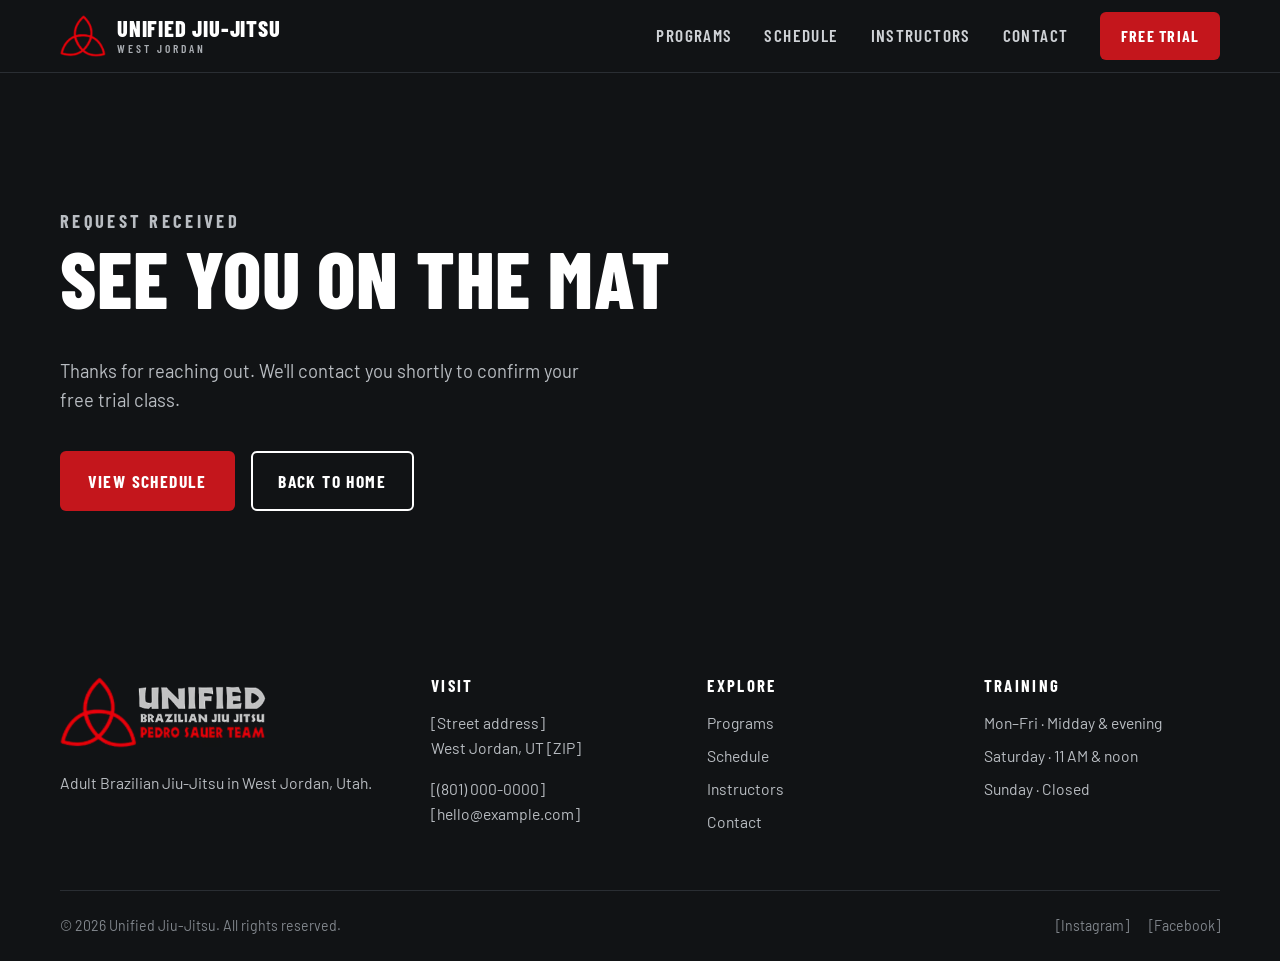
<file: thanks.html>
<!DOCTYPE html>
<html lang="en">
<head>
  <meta charset="UTF-8">
  <meta name="viewport" content="width=device-width, initial-scale=1">
  <title>Thank You | Unified Jiu-Jitsu</title>
  <meta name="description" content="Thanks for booking a free trial at Unified Jiu-Jitsu.">
  <meta name="robots" content="noindex">
  <link rel="canonical" href="https://www.example.com/thanks.html">

  <!-- Social sharing preview -->
  <meta property="og:type" content="website">
  <meta property="og:title" content="Thank You | Unified Jiu-Jitsu">
  <meta property="og:description" content="Adult Brazilian Jiu-Jitsu for every level. Book a free trial class.">
  <meta property="og:url" content="https://www.example.com/thanks.html">
  <meta property="og:image" content="https://www.example.com/images/og-image.jpg">

  <link rel="icon" href="favicon.png" type="image/png">
  <link rel="preconnect" href="https://fonts.googleapis.com">
  <link rel="preconnect" href="https://fonts.gstatic.com" crossorigin>
  <link href="https://fonts.googleapis.com/css2?family=Barlow:wght@400;500;600&family=Barlow+Condensed:wght@600;700;800&display=swap" rel="stylesheet">
  <link rel="stylesheet" href="styles.css">

</head>
<body>
  <a class="skip-link" href="#main">Skip to content</a>

  <header class="site-header">
    <nav class="nav container" aria-label="Main">
      <a class="brand" href="index.html" aria-label="Unified Jiu-Jitsu home">
        <img class="brand-mark" src="images/logo-icon.png" alt="" width="127" height="117">
        <span class="brand-text">Unified Jiu-Jitsu<small>West Jordan</small></span>
      </a>
      <button class="nav-toggle" aria-expanded="false" aria-controls="nav-links"><span class="sr-only">Menu</span><span class="bars"></span></button>
      <ul class="nav-links" id="nav-links">
        <li><a href="index.html#programs">Programs</a></li>
        <li><a href="schedule.html">Schedule</a></li>
        <li><a href="instructors.html">Instructors</a></li>
        <li><a href="contact.html">Contact</a></li>
        <li><a class="btn btn-primary" href="contact.html#trial">Free Trial</a></li>
      </ul>
    </nav>
  </header>

  <main id="main">
    <section class="page-hero" style="min-height:60vh;display:flex;align-items:center">
      <div class="container">
        <p class="eyebrow">Request received</p>
        <h1>See you on the mat</h1>
        <p>Thanks for reaching out. We'll contact you shortly to confirm your free trial class.</p>
        <div class="hero-actions">
          <a class="btn btn-primary" href="schedule.html">View Schedule</a>
          <a class="btn btn-ghost" href="index.html">Back to Home</a>
        </div>
      </div>
    </section>
  </main>

  <footer class="site-footer">
    <div class="container footer-grid">
      <div>
        <a class="footer-logo" href="index.html"><img src="images/logo-full-light.png" alt="Unified Brazilian Jiu Jitsu, Pedro Sauer Team" width="345" height="117"></a>
        <p>Adult Brazilian Jiu-Jitsu in West Jordan, Utah.</p>
      </div>
      <div>
        <h4>Visit</h4>
        <address>[Street address]<br>West Jordan, UT [ZIP]</address>
        <p><a href="tel:+18010000000">[(801) 000-0000]</a><br><a href="mailto:hello@example.com">[hello@example.com]</a></p>
      </div>
      <div>
        <h4>Explore</h4>
        <ul>
          <li><a href="index.html#programs">Programs</a></li>
          <li><a href="schedule.html">Schedule</a></li>
          <li><a href="instructors.html">Instructors</a></li>
          <li><a href="contact.html">Contact</a></li>
        </ul>
      </div>
      <div>
        <h4>Training</h4>
        <ul>
          <li>Mon–Fri · Midday &amp; evening</li>
          <li>Saturday · 11 AM &amp; noon</li>
          <li>Sunday · Closed</li>
        </ul>
      </div>
    </div>
    <div class="container footer-bottom">
      <p>© <span data-year>2026</span> Unified Jiu-Jitsu. All rights reserved.</p>
      <p class="social"><a href="#">[Instagram]</a><a href="#">[Facebook]</a></p>
    </div>
  </footer>

  <script src="main.js" defer></script>
</body>
</html>
</file>
<file: styles.css>
/* ==========================================================
   Unified Jiu-Jitsu — West Jordan
   Plain CSS, no build step.
   ========================================================== */

:root {
  --ink: #111315;
  --ink-2: #1b1e21;
  --ink-line: #2a2e33;
  --bone: #f5f2ec;
  --paper: #ffffff;
  --muted: #62666b;
  --line: #e3ded4;
  --accent: #c4161c;
  --accent-dark: #9c1015;

  /* Program colours (belt-inspired) */
  --c-fundamentals: #d8d4cb;
  --c-all-levels: #1f4fbf;
  --c-advanced: #6b2fa3;
  --c-competition: #111315;
  --c-open-mat: #8a5a2b;

  --radius: 6px;
  --max: 1160px;
  --font-display: "Barlow Condensed", "Arial Narrow", "Helvetica Neue", sans-serif;
  --font-body: "Barlow", system-ui, -apple-system, "Segoe UI", sans-serif;
}

*, *::before, *::after { box-sizing: border-box; }
html { scroll-behavior: smooth; -webkit-text-size-adjust: 100%; }
body {
  margin: 0;
  font-family: var(--font-body);
  font-size: 1.0625rem;
  line-height: 1.6;
  color: var(--ink);
  background: var(--bone);
}
body.nav-open { overflow: hidden; }
img { max-width: 100%; display: block; }
a { color: inherit; }
p { margin: 0 0 1em; }

h1, h2, h3, h4 {
  font-family: var(--font-display);
  text-transform: uppercase;
  line-height: 1;
  letter-spacing: .01em;
  margin: 0 0 .5em;
}
h1 { font-size: clamp(3rem, 9vw, 6.25rem); font-weight: 800; }
h2 { font-size: clamp(2.2rem, 5vw, 3.5rem); font-weight: 800; }
h3 { font-size: 1.6rem; font-weight: 700; }
h4 { font-size: 1.05rem; font-weight: 700; letter-spacing: .14em; }

.container { width: min(100% - 2.5rem, var(--max)); margin-inline: auto; }
.sr-only {
  position: absolute; width: 1px; height: 1px; overflow: hidden;
  clip: rect(0 0 0 0); white-space: nowrap;
}
.skip-link {
  position: absolute; left: 1rem; top: -100px; z-index: 100;
  background: var(--accent); color: #fff; padding: .6rem 1rem; border-radius: var(--radius);
}
.skip-link:focus { top: 1rem; }
:focus-visible { outline: 3px solid var(--accent); outline-offset: 3px; }

.eyebrow {
  font-family: var(--font-display);
  text-transform: uppercase;
  letter-spacing: .18em;
  font-weight: 700;
  font-size: .95rem;
  color: var(--accent);
  margin: 0 0 .9rem;
}

/* ---------- Buttons ---------- */
.btn {
  display: inline-flex; align-items: center; justify-content: center; gap: .5rem;
  padding: .85rem 1.6rem;
  border-radius: var(--radius);
  border: 2px solid transparent;
  font-family: var(--font-display);
  font-size: 1.1rem; font-weight: 700;
  text-transform: uppercase; letter-spacing: .08em;
  text-decoration: none;
  cursor: pointer;
  transition: background .2s, color .2s, border-color .2s, transform .2s;
}
.btn:hover { transform: translateY(-1px); }
.btn-primary { background: var(--accent); color: #fff; }
.btn-primary:hover { background: var(--accent-dark); }
.btn-ghost { background: transparent; color: inherit; border-color: currentColor; }
.btn-ghost:hover { background: #fff; color: var(--ink); border-color: #fff; }
.btn-dark { background: var(--ink); color: #fff; }
.btn-dark:hover { background: #000; }

/* ---------- Header / Nav ---------- */
.site-header {
  position: sticky; top: 0; z-index: 50;
  background: var(--ink); color: #fff;
  border-bottom: 1px solid var(--ink-line);
}
.nav { display: flex; align-items: center; justify-content: space-between; height: 72px; }
.brand {
  display: flex; align-items: center; gap: .7rem;
  text-decoration: none;
  font-family: var(--font-display);
  font-weight: 800; font-size: 1.4rem;
  text-transform: uppercase; letter-spacing: .04em;
}
.brand-mark { width: 36px; height: 36px; flex: none; }
.brand-text { display: flex; flex-direction: column; line-height: 1; }
.brand-text small {
  font-size: .72rem; font-weight: 600; letter-spacing: .26em; color: #a9adb2; margin-top: .25rem;
}

.nav-links {
  display: flex; align-items: center; gap: 2rem;
  list-style: none; margin: 0; padding: 0;
}
.nav-links a:not(.btn) {
  text-decoration: none;
  font-family: var(--font-display);
  font-weight: 600; font-size: 1.08rem;
  text-transform: uppercase; letter-spacing: .08em;
  color: #cfd2d6;
  padding: .3rem 0;
}
.nav-links a:not(.btn):hover { color: #fff; }
.nav-links a[aria-current="page"] { color: #fff; box-shadow: inset 0 -2px 0 var(--accent); }
.nav-links .btn { padding: .55rem 1.15rem; font-size: 1rem; }

.nav-toggle {
  display: none;
  width: 44px; height: 44px;
  align-items: center; justify-content: center;
  background: none; border: 0; color: #fff; cursor: pointer;
}
.bars, .bars::before, .bars::after {
  display: block; width: 24px; height: 2px; background: currentColor;
  transition: transform .25s, opacity .25s;
}
.bars { position: relative; }
.bars::before, .bars::after { content: ""; position: absolute; left: 0; }
.bars::before { top: -7px; }
.bars::after { top: 7px; }
.nav-toggle[aria-expanded="true"] .bars { background: transparent; }
.nav-toggle[aria-expanded="true"] .bars::before { transform: translateY(7px) rotate(45deg); }
.nav-toggle[aria-expanded="true"] .bars::after { transform: translateY(-7px) rotate(-45deg); }

@media (max-width: 900px) {
  .nav-toggle { display: flex; }
  .nav-links {
    position: fixed; top: 72px; left: 0; right: 0; bottom: 0;
    flex-direction: column; align-items: stretch; gap: 0;
    background: var(--ink);
    padding: 1rem 1.25rem 2rem;
    visibility: hidden; opacity: 0;
    transform: translateY(-8px);
    transition: opacity .2s, transform .2s, visibility .2s;
  }
  .nav-links.open { visibility: visible; opacity: 1; transform: none; }
  .nav-links a:not(.btn) {
    display: block; padding: 1rem 0; font-size: 1.5rem;
    border-bottom: 1px solid var(--ink-line);
  }
  .nav-links a[aria-current="page"] { box-shadow: none; color: var(--accent); }
  .nav-links .btn { width: 100%; margin-top: 1.5rem; padding: 1rem; font-size: 1.2rem; }
}

/* ---------- Hero ---------- */
.hero {
  position: relative; overflow: hidden;
  background: var(--ink); color: #fff;
  padding: clamp(4.5rem, 11vw, 8.5rem) 0 clamp(3.5rem, 7vw, 5.5rem);
}
/* To use a photo: add style="--hero-img: url('images/hero.jpg')" to the .hero section */
.hero::before {
  content: ""; position: absolute; inset: 0;
  background: var(--hero-img, none) center / cover no-repeat;
  opacity: .32;
}
.hero::after {
  content: ""; position: absolute; inset: 0;
  background: linear-gradient(90deg, rgba(17,19,21,.95) 0%, rgba(17,19,21,.6) 60%, rgba(17,19,21,.2) 100%);
}
.hero-word {
  position: absolute; z-index: 1; right: -1.5vw; bottom: -4vw;
  font-family: var(--font-display); font-weight: 800;
  font-size: clamp(8rem, 27vw, 23rem); line-height: .8;
  color: transparent; -webkit-text-stroke: 1.5px rgba(255,255,255,.07);
  pointer-events: none; user-select: none;
}
.hero .container { position: relative; z-index: 2; }
.hero h1 { max-width: 11ch; }
.hero h1 span { color: var(--accent); }
.lead { font-size: clamp(1.15rem, 2vw, 1.35rem); max-width: 40ch; color: #cfd2d6; }
.hero-actions { display: flex; flex-wrap: wrap; gap: 1rem; margin-top: 2.25rem; }
.hero-meta {
  display: flex; flex-wrap: wrap; gap: 1.5rem 3rem;
  margin-top: 4rem; padding-top: 1.75rem;
  border-top: 1px solid var(--ink-line);
}
.hero-meta div { min-width: 140px; }
.hero-meta strong {
  display: block; font-family: var(--font-display); font-weight: 800;
  font-size: 2.2rem; line-height: 1; margin-bottom: .35rem;
}
.hero-meta span { color: #9a9fa5; font-size: .85rem; text-transform: uppercase; letter-spacing: .14em; }

/* Smaller hero for inner pages */
.page-hero {
  background: var(--ink); color: #fff;
  padding: clamp(3.5rem, 8vw, 5.5rem) 0 clamp(2.5rem, 5vw, 3.5rem);
  position: relative; overflow: hidden;
}
.page-hero h1 { font-size: clamp(2.8rem, 7vw, 5rem); }
.page-hero p { color: #b9bdc2; max-width: 52ch; margin: 0; font-size: 1.15rem; }

/* ---------- Sections ---------- */
.section { padding: clamp(4rem, 8vw, 6.5rem) 0; }
.section-dark { background: var(--ink); color: #fff; }
.section-paper { background: var(--paper); }
.section-head { max-width: 640px; margin-bottom: 3rem; }
.section-head p { color: var(--muted); font-size: 1.125rem; margin: 0; }
.section-dark .section-head p { color: #a9adb2; }
.section-head.split {
  max-width: none; display: flex; flex-wrap: wrap; gap: 1.5rem;
  justify-content: space-between; align-items: flex-end;
}
.section-head.split > div { max-width: 640px; }

/* ---------- Program cards ---------- */
[data-program="fundamentals"] { --c: var(--c-fundamentals); }
[data-program="all-levels"]   { --c: var(--c-all-levels); }
[data-program="advanced"]     { --c: var(--c-advanced); }
[data-program="competition"]  { --c: var(--c-competition); --tab: var(--accent); }
[data-program="open-mat"]     { --c: var(--c-open-mat); }

.programs-grid {
  display: grid; gap: 1.25rem;
  grid-template-columns: repeat(auto-fit, minmax(290px, 1fr));
}
.card {
  background: var(--paper);
  border: 1px solid var(--line);
  border-radius: var(--radius);
  padding: 2rem;
  display: flex; flex-direction: column;
  transition: border-color .2s, transform .2s, box-shadow .2s;
}
.card:hover { transform: translateY(-3px); box-shadow: 0 14px 30px -18px rgba(0,0,0,.35); }
.card p { color: var(--muted); }
.belt {
  position: relative; width: 84px; height: 12px; border-radius: 2px;
  background: var(--c); margin-bottom: 1.4rem;
  box-shadow: inset 0 0 0 1px rgba(0,0,0,.12);
}
.belt::after {
  content: ""; position: absolute; top: 0; bottom: 0; right: 12px; width: 22px;
  background: var(--tab, #111315);
}
.card-level {
  font-size: .8rem; font-weight: 600; text-transform: uppercase; letter-spacing: .14em;
  color: var(--muted); margin-bottom: .4rem;
}
.times {
  margin-top: auto; padding-top: 1.25rem;
  border-top: 1px solid var(--line);
  list-style: none; padding-left: 0; margin-bottom: 0;
  font-family: var(--font-display); font-weight: 700; font-size: 1.15rem;
  text-transform: uppercase; letter-spacing: .04em;
}
.times li + li { margin-top: .2rem; }

/* ---------- First visit steps ---------- */
.steps {
  display: grid; gap: 2.5rem; counter-reset: step;
  grid-template-columns: repeat(auto-fit, minmax(240px, 1fr));
  list-style: none; margin: 0; padding: 0;
}
.steps li { border-top: 2px solid var(--accent); padding-top: 1.5rem; }
.steps li::before {
  counter-increment: step; content: "0" counter(step);
  display: block; font-family: var(--font-display); font-weight: 800;
  font-size: 3.25rem; line-height: 1; color: var(--accent); margin-bottom: 1rem;
}
.steps p { color: #a9adb2; margin: 0; }

/* ---------- Instructors ---------- */
.coach-grid { display: grid; gap: 1.5rem; grid-template-columns: repeat(auto-fit, minmax(300px, 1fr)); }
.coach {
  display: grid; grid-template-columns: 140px 1fr; gap: 1.5rem; align-items: center;
  background: var(--paper); border: 1px solid var(--line); border-radius: var(--radius); padding: 1.5rem;
}
.portrait {
  aspect-ratio: 4 / 5; width: 100%;
  border-radius: 4px; overflow: hidden;
  background: var(--ink-2) linear-gradient(160deg, #24282d, #121416);
  display: grid; place-items: center;
  font-family: var(--font-display); font-weight: 800; font-size: 3rem; color: #fff; letter-spacing: .04em;
  position: relative;
}
.portrait::after {
  content: ""; position: absolute; left: 0; right: 0; bottom: 14%; height: 9px; background: var(--accent);
}
.portrait img { width: 100%; height: 100%; object-fit: cover; }
.portrait:has(img)::after { display: none; }
.coach h3 { margin-bottom: .2rem; }
.coach .role { color: var(--muted); font-size: .9rem; text-transform: uppercase; letter-spacing: .12em; margin-bottom: .8rem; }
.text-link {
  font-family: var(--font-display); font-weight: 700; text-transform: uppercase; letter-spacing: .08em;
  text-decoration: none; color: var(--accent);
}
.text-link:hover { text-decoration: underline; text-underline-offset: 4px; }

/* Full profiles (instructors page) */
.profile {
  display: grid; grid-template-columns: minmax(220px, 340px) 1fr; gap: clamp(2rem, 5vw, 4rem);
  align-items: start; padding: clamp(3rem, 6vw, 4.5rem) 0;
  border-bottom: 1px solid var(--line);
}
.profile:last-child { border-bottom: 0; }
.profile .portrait { font-size: 5rem; }
.profile h2 { margin-bottom: .3rem; }
.profile-facts {
  display: grid; grid-template-columns: repeat(auto-fit, minmax(160px, 1fr)); gap: 1rem;
  margin: 1.75rem 0; padding: 1.25rem 0; border-block: 1px solid var(--line);
}
.profile-facts dt { font-size: .8rem; text-transform: uppercase; letter-spacing: .14em; color: var(--muted); }
.profile-facts dd { margin: .2rem 0 0; font-family: var(--font-display); font-weight: 700; font-size: 1.3rem; text-transform: uppercase; }
@media (max-width: 760px) {
  .profile { grid-template-columns: 1fr; }
  .profile .portrait { max-width: 300px; }
}

/* ---------- Schedule ---------- */
.filters { display: flex; flex-wrap: wrap; gap: .5rem; margin-bottom: 2rem; }
.chip {
  display: inline-flex; align-items: center; gap: .55rem;
  padding: .55rem 1rem; border-radius: 999px;
  border: 1px solid var(--line); background: var(--paper); color: var(--ink);
  font: inherit; font-size: .95rem; font-weight: 600; cursor: pointer;
  transition: background .15s, color .15s, border-color .15s;
}
.chip:hover { border-color: var(--ink); }
.chip[aria-pressed="true"] { background: var(--ink); border-color: var(--ink); color: #fff; }
.dot {
  width: 11px; height: 11px; border-radius: 50%;
  background: var(--c, var(--accent)); box-shadow: inset 0 0 0 1px rgba(0,0,0,.2);
}
.chip[aria-pressed="true"] .dot { box-shadow: 0 0 0 1px rgba(255,255,255,.6); }

.schedule {
  display: grid; gap: 1rem;
  grid-template-columns: repeat(6, minmax(0, 1fr));
}
@media (max-width: 1080px) { .schedule { grid-template-columns: repeat(3, minmax(0, 1fr)); } }
@media (max-width: 640px)  { .schedule { grid-template-columns: 1fr; } }

.day {
  background: var(--paper); border: 1px solid var(--line); border-radius: var(--radius);
  overflow: hidden; display: flex; flex-direction: column;
}
.day h3 {
  margin: 0; padding: .85rem 1rem; font-size: 1.35rem;
  background: var(--ink); color: #fff;
  display: flex; align-items: center; justify-content: space-between;
}
.day.is-today { border-color: var(--accent); box-shadow: 0 0 0 1px var(--accent); }
.day.is-today h3 { background: var(--accent); }
.day.is-today h3::after {
  content: "Today"; font-size: .72rem; letter-spacing: .16em;
  background: #fff; color: var(--accent); padding: .25rem .5rem; border-radius: 3px;
}
.day ul { list-style: none; margin: 0; padding: .5rem; display: grid; gap: .4rem; }
.session {
  border-left: 4px solid var(--c);
  background: var(--bone);
  border-radius: 0 4px 4px 0;
  padding: .65rem .8rem;
}
.session[hidden] { display: none; }
.session time {
  display: block; font-family: var(--font-display); font-weight: 700;
  font-size: 1.2rem; line-height: 1.1;
}
.session span { font-size: .92rem; color: var(--muted); line-height: 1.3; display: block; margin-top: .15rem; }
.day.is-empty ul::after {
  content: "No sessions"; display: block; padding: .65rem .8rem; color: var(--muted); font-size: .92rem;
}
.day-closed { padding: 1rem; color: var(--muted); font-size: .92rem; }
.schedule-note {
  margin-top: 2rem; padding: 1.1rem 1.25rem; background: var(--paper);
  border: 1px solid var(--line); border-left: 4px solid var(--accent); border-radius: var(--radius);
  color: var(--muted); font-size: .98rem;
}
.schedule-note p:last-child { margin: 0; }

/* ---------- CTA band ---------- */
.cta-band { background: var(--accent); color: #fff; padding: clamp(3rem, 6vw, 4.5rem) 0; }
.cta-band .container { display: flex; flex-wrap: wrap; gap: 2rem; align-items: center; justify-content: space-between; }
.cta-band h2 { margin: 0 0 .4rem; }
.cta-band p { margin: 0; color: rgba(255,255,255,.85); font-size: 1.15rem; }
.cta-band .btn { background: #fff; color: var(--accent); }
.cta-band .btn:hover { background: var(--ink); color: #fff; }

/* ---------- Contact ---------- */
.contact-grid { display: grid; grid-template-columns: 1.3fr 1fr; gap: clamp(2rem, 5vw, 3.5rem); align-items: start; }
@media (max-width: 860px) { .contact-grid { grid-template-columns: 1fr; } }
.panel { background: var(--paper); border: 1px solid var(--line); border-radius: var(--radius); padding: clamp(1.5rem, 4vw, 2.5rem); }
.panel h2 { font-size: clamp(2rem, 4vw, 2.6rem); }

.form { display: grid; gap: 1.1rem; grid-template-columns: 1fr 1fr; }
.form .full { grid-column: 1 / -1; }
@media (max-width: 560px) { .form { grid-template-columns: 1fr; } }
.field label {
  display: block; margin-bottom: .35rem;
  font-size: .82rem; font-weight: 600; text-transform: uppercase; letter-spacing: .12em;
}
.field input, .field select, .field textarea {
  width: 100%; padding: .8rem .9rem;
  font: inherit; font-size: 1rem; color: var(--ink);
  background: var(--bone); border: 1px solid var(--line); border-radius: 4px;
  transition: border-color .15s, background .15s;
}
.field input:focus, .field select:focus, .field textarea:focus {
  outline: none; border-color: var(--ink); background: #fff;
}
.field textarea { min-height: 120px; resize: vertical; }
.form .btn { justify-self: start; }
.form-note { font-size: .88rem; color: var(--muted); margin: 0; }

.info-list { list-style: none; padding: 0; margin: 0 0 1.5rem; display: grid; gap: 1.25rem; }
.info-list h4 { margin-bottom: .3rem; color: var(--muted); font-size: .85rem; }
.info-list p, .info-list address { margin: 0; font-style: normal; font-size: 1.1rem; }
.info-list a { text-decoration: none; }
.info-list a:hover { color: var(--accent); }
.map { width: 100%; aspect-ratio: 4 / 3; border: 0; border-radius: 4px; background: var(--line); display: block; }

/* ---------- FAQ ---------- */
.faq { max-width: 820px; }
.faq details { border-bottom: 1px solid var(--line); }
.faq summary {
  list-style: none; cursor: pointer;
  display: flex; justify-content: space-between; align-items: center; gap: 1rem;
  padding: 1.25rem 0;
  font-family: var(--font-display); font-weight: 700; font-size: 1.4rem; text-transform: uppercase;
}
.faq summary::-webkit-details-marker { display: none; }
.faq summary::after {
  content: "+"; font-size: 1.8rem; line-height: 1; color: var(--accent); transition: transform .2s;
}
.faq details[open] summary::after { transform: rotate(45deg); }
.faq details p { color: var(--muted); padding-bottom: 1.25rem; margin: 0; max-width: 65ch; }

/* ---------- Footer ---------- */
.site-footer { background: var(--ink); color: #b9bdc2; padding-top: 4rem; font-size: .98rem; }
.footer-grid { display: grid; gap: 2.5rem; grid-template-columns: 1.4fr 1fr 1fr 1fr; padding-bottom: 3rem; }
@media (max-width: 900px) { .footer-grid { grid-template-columns: 1fr 1fr; } }
@media (max-width: 520px) { .footer-grid { grid-template-columns: 1fr; } }
.site-footer .brand { color: #fff; margin-bottom: 1rem; }
.site-footer h4 { color: #fff; margin-bottom: 1rem; }
.site-footer ul { list-style: none; margin: 0; padding: 0; display: grid; gap: .5rem; }
.site-footer a { text-decoration: none; }
.site-footer a:hover { color: #fff; }
.site-footer address { font-style: normal; margin-bottom: 1rem; }
.footer-bottom {
  display: flex; flex-wrap: wrap; gap: 1rem; justify-content: space-between;
  padding: 1.5rem 0; border-top: 1px solid var(--ink-line); font-size: .88rem; color: #81868c;
}
.footer-bottom p { margin: 0; }
.social { display: flex; gap: 1.25rem; }

/* ---------- Motion preferences ---------- */
@media (prefers-reduced-motion: reduce) {
  *, *::before, *::after { transition: none !important; scroll-behavior: auto !important; }
}

/* ---------- Layout refinements ---------- */
.btn { white-space: nowrap; }
.hero h1 { max-width: 12ch; }

/* 5 program cards: 3 on top, 2 wider below */
.programs-grid { grid-template-columns: repeat(6, minmax(0, 1fr)); }
.programs-grid > .card { grid-column: span 2; }
.programs-grid > .card:nth-child(n+4) { grid-column: span 3; }
@media (max-width: 980px) {
  .programs-grid { grid-template-columns: repeat(2, minmax(0, 1fr)); }
  .programs-grid > .card, .programs-grid > .card:nth-child(n+4) { grid-column: span 1; }
  .programs-grid > .card:last-child { grid-column: 1 / -1; }
}
@media (max-width: 640px) {
  .programs-grid { grid-template-columns: 1fr; }
}

/* Compact "Today" badge on the 6-column schedule */
@media (min-width: 1081px) {
  .day h3 { font-size: 1.2rem; padding: .8rem .75rem; }
  .day.is-today h3::after { font-size: .6rem; padding: .2rem .4rem; letter-spacing: .12em; }
}

@media (max-width: 480px) {
  .coach { grid-template-columns: 96px 1fr; gap: 1rem; padding: 1.1rem; }
  .portrait { font-size: 2.2rem; }
}

/* ---------- Logo ---------- */
.brand-mark { width: auto; height: 42px; }
.footer-logo { display: inline-block; margin-bottom: 1rem; }
.footer-logo img { width: 210px; height: auto; }
</file>
